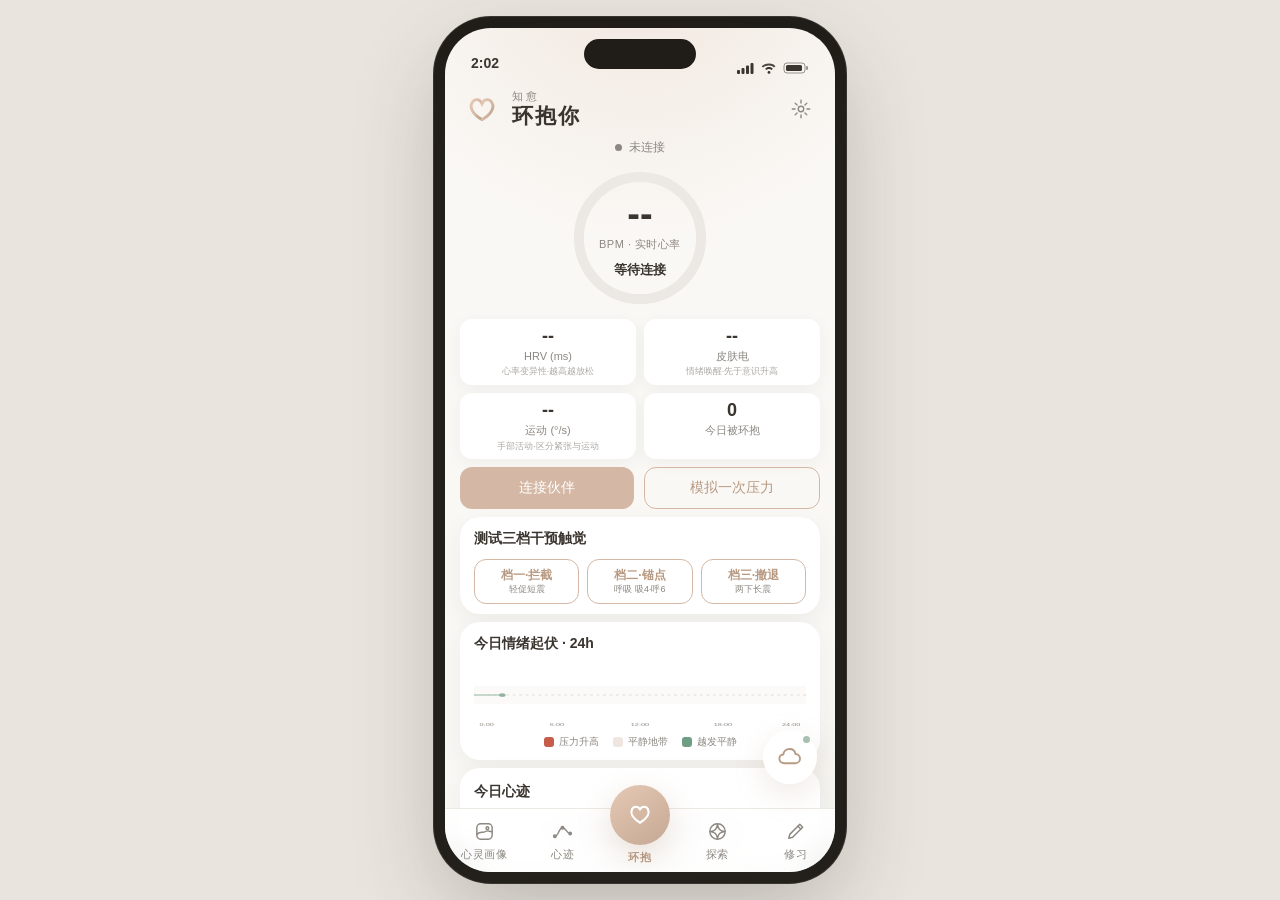
<file: webapp/index.html>
<!DOCTYPE html>
<html lang="zh-CN">
<head>
  <meta charset="UTF-8" />
  <meta name="viewport" content="width=device-width, initial-scale=1, maximum-scale=1, user-scalable=no" />
  <title>知愈·Ring 环抱你</title>
  <link rel="stylesheet" href="lib/tokens.css" />
  <style>
    /* ── 桌面/投屏：把 app 框进一台手机；真机打开自动全屏 ── */
    body{ background:#E9E4DE; display:flex; align-items:center; justify-content:center; min-height:100vh; }
    .device{
      position:relative;
      width:390px; height:844px; margin:20px auto; flex:none;
      border-radius:46px; overflow:hidden;
      background:
        radial-gradient(120% 55% at 50% -8%, rgba(232,214,199,.5), transparent 60%),
        radial-gradient(90% 45% at 100% 102%, rgba(168,192,176,.12), transparent 55%),
        var(--bg);
      box-shadow:0 34px 90px rgba(58,53,47,.28), 0 0 0 11px #201d19, 0 0 0 12px #3a352f;
      transform:translateZ(0);   /* 让内部 fixed 元素相对手机框定位 */
    }
    /* 顶部灵动岛/刘海 */
    .device .notch{ position:absolute; top:11px; left:50%; transform:translateX(-50%);
      width:112px; height:30px; background:#201d19; border-radius:18px; z-index:50; }
    /* demo 状态栏 */
    .statusbar{ position:absolute; top:0; left:0; right:0; height:52px; z-index:45;
      display:flex; align-items:flex-end; justify-content:space-between;
      padding:0 26px 6px; font-size:14px; font-weight:600; color:var(--ink);
      font-variant-numeric:tabular-nums; pointer-events:none; }
    .statusbar .sb-right{ display:flex; align-items:center; gap:6px; }
    .statusbar .sb-right svg{ display:block; }
    .screen{ position:absolute; inset:0; padding-top:52px; overflow-y:auto; -webkit-overflow-scrolling:touch; }
    .screen::-webkit-scrollbar{ display:none; }

    @media (max-width:480px){
      body{ background:var(--bg); display:block; }
      .device{ width:100%; height:100dvh; height:100vh; margin:0; border-radius:0; box-shadow:none; }
      .device .notch{ display:none; }
      .statusbar{ display:none; }
      .screen{ padding-top:0; }
    }

    #app { margin: 0 auto; min-height: 100%; padding: 6px 15px 96px; } /* 底部留白需盖过凸起的环抱 FAB(tabbar64+上探24) */

    /* 固定单屏页（如心灵画像）：不滚动，内容按可用高度自适应 */
    .screen.no-scroll{ overflow:hidden; }
    /* 底部多留出凸起主按钮的高度，避免内容被环抱按钮挡住 */
    #app.fixed-page{ height:100%; display:flex; flex-direction:column; padding-bottom:92px; }
    #app.fixed-page #view{ flex:1; min-height:0; display:flex; flex-direction:column; }

    /* ── 顶栏 ── */
    .topbar { display:flex; align-items:center; gap:10px; padding: 4px 2px 10px; }
    .topbar .mark { width:40px; height:36px; display:block; flex:none; }
    .topbar .brand { display:flex; flex-direction:column; line-height:1.15; }
    .topbar .brand .mother { font-size:11px; color:var(--sub); letter-spacing:3px; font-weight:500; }
    .topbar .brand h1 { font-family:var(--font-serif); font-size:21px; margin:1px 0 0; font-weight:600; letter-spacing:2px; color:var(--ink); }
    .topbar .gear { margin-left:auto; background:transparent; color:var(--sub); padding:6px; display:flex; }

    /* ── 底部导航：5 tab，环抱居中凸起 ── */
    .tabbar {
      position:absolute; left:0; right:0; bottom:0; height:64px;
      background:rgba(255,255,255,.86); backdrop-filter:blur(14px);
      border-top:1px solid var(--line);
      display:flex; align-items:stretch; z-index:30;
      padding-bottom: env(safe-area-inset-bottom, 0);
    }
    .tabbar .tab {
      flex:1; background:transparent; color:var(--sub); border-radius:0;
      font-size:11px; letter-spacing:.5px;
      display:flex; flex-direction:column; align-items:center; justify-content:center; gap:4px;
      padding:8px 0; transition:color .25s var(--ease-calm);
    }
    .tabbar .tab svg { width:23px; height:23px; stroke:currentColor; fill:none;
      stroke-width:1.5; stroke-linecap:round; stroke-linejoin:round; transition:transform .25s var(--ease-calm); }
    .tabbar .tab.active { color:var(--accent-deep); }
    .tabbar .tab.active svg { transform:translateY(-1px); }

    /* 环抱中心凸起主按钮 */
    .tabbar .tab-center { flex:0 0 76px; position:relative; overflow:visible; }
    .tabbar .tab-center .fab {
      position:absolute; top:-24px; left:50%; transform:translateX(-50%);
      width:60px; height:60px; border-radius:50%;
      background:linear-gradient(145deg,#E6C9B4,#C4A893);
      box-shadow:var(--shadow-lift);
      display:flex; align-items:center; justify-content:center;
      transition:transform .2s var(--ease-calm);
    }
    .tabbar .tab-center .fab svg { width:30px; height:30px; stroke:#fff; stroke-width:1.7; }
    .tabbar .tab-center:active .fab { transform:translateX(-50%) scale(.94); }
    .tabbar .tab-center .clabel { position:absolute; bottom:7px; left:0; right:0; text-align:center;
      font-size:11px; letter-spacing:1px; color:var(--accent-deep); font-weight:600; }
    .tabbar .tab-center.active .fab { box-shadow:0 12px 32px rgba(184,154,131,.32); }

    /* ── 小知浮窗（环抱主页悬浮）── */
    #xiaozhiFab {
      position:absolute; right:18px; bottom:88px; z-index:35;
      width:54px; height:54px; border-radius:50%;
      background:rgba(255,255,255,.92); backdrop-filter:blur(10px);
      box-shadow:var(--shadow-lift); padding:0;
      display:none; align-items:center; justify-content:center;
    }
    #xiaozhiFab svg { width:30px; height:30px; }
    #xiaozhiFab .tip { position:absolute; right:64px; white-space:nowrap;
      background:var(--ink); color:#fff; font-size:12px; padding:5px 10px; border-radius:12px;
      opacity:0; transform:translateX(6px); transition:.25s var(--ease-calm); pointer-events:none; }
    #xiaozhiFab .breathe-dot { position:absolute; top:6px; right:7px; width:7px; height:7px;
      border-radius:50%; background:var(--calm); animation:haloPulse 4s var(--ease-calm) infinite; }

    /* ── 小知整页沉浸对话 ── */
    #app.immersive-page { height:100%; padding:0; display:flex; flex-direction:column; }
    #app.immersive-page #view { flex:1; min-height:0; display:flex; flex-direction:column; }

    .placeholder { text-align:center; color:var(--sub); padding:60px 20px; }
    .placeholder .em { font-size:40px; }

    dialog.settings { border:none; border-radius:var(--radius); padding:22px; width:300px; box-shadow:var(--shadow); }
    dialog.settings input { width:100%; padding:10px; margin:6px 0 14px; border:1px solid var(--line); border-radius:10px; font-size:14px; }
    dialog.settings label { font-size:13px; color:var(--sub); }
    dialog.settings h3 { margin:0 0 14px; }
  </style>
</head>
<body>
  <!-- ── 内联 SVG 图标库（细线描边，currentColor 染色）── -->
  <svg width="0" height="0" style="position:absolute" aria-hidden="true">
    <defs>
      <!-- 环抱：双臂环抱成心 -->
      <symbol id="ic-huanbao" viewBox="0 0 24 24">
        <path d="M12 19 C 6.5 15.5, 4 11.5, 5.6 8.2 C 6.9 5.5, 10.6 5.6, 12 8.4 C 13.4 5.6, 17.1 5.5, 18.4 8.2 C 20 11.5, 17.5 15.5, 12 19 Z"/>
      </symbol>
      <!-- 心灵画像：画框里的柔和抽象 -->
      <symbol id="ic-portrait" viewBox="0 0 24 24">
        <rect x="4" y="4" width="16" height="16" rx="4"/>
        <path d="M4 15 C 8 11, 10 14, 13 12 C 16 10, 18 13, 20 12"/>
        <circle cx="15" cy="8.5" r="1.4"/>
      </symbol>
      <!-- 心迹：轨迹曲线 + 节点 -->
      <symbol id="ic-growth" viewBox="0 0 24 24">
        <path d="M4 17 C 8 17, 8 8, 12 8 C 16 8, 16 14, 20 14"/>
        <circle cx="4" cy="17" r="1.3"/>
        <circle cx="12" cy="8" r="1.3"/>
        <circle cx="20" cy="14" r="1.3"/>
      </symbol>
      <!-- 探索：指南针/星 -->
      <symbol id="ic-tests" viewBox="0 0 24 24">
        <circle cx="12" cy="12" r="8"/>
        <path d="M12 4.5 C 12.8 9.5, 14.5 11.2, 19.5 12 C 14.5 12.8, 12.8 14.5, 12 19.5 C 11.2 14.5, 9.5 12.8, 4.5 12 C 9.5 11.2, 11.2 9.5, 12 4.5 Z"/>
      </symbol>
      <!-- 修习：柔和笔 -->
      <symbol id="ic-training" viewBox="0 0 24 24">
        <path d="M16.5 4.5 L 19.5 7.5 L 9 18 L 5 19 L 6 15 Z"/>
        <path d="M14.5 6.5 L 17.5 9.5"/>
      </symbol>
      <!-- 小知：柔和云 + 一点光 -->
      <symbol id="ic-xiaozhi" viewBox="0 0 24 24">
        <path d="M7.5 17 C 5 17, 3.5 15.2, 3.5 13.2 C 3.5 11.3, 5 10, 6.7 10 C 6.9 7.4, 9 5.6, 11.6 5.6 C 14 5.6, 16 7.2, 16.4 9.6 C 18.4 9.7, 20 11.2, 20 13.3 C 20 15.4, 18.3 17, 16 17 Z"/>
      </symbol>
    </defs>
  </svg>

  <div class="device">
    <div class="notch"></div>
    <div class="statusbar">
      <span id="sbTime">9:41</span>
      <span class="sb-right">
        <svg width="18" height="11" viewBox="0 0 18 11" fill="currentColor"><rect x="0" y="7" width="3" height="4" rx="1"/><rect x="4.5" y="5" width="3" height="6" rx="1"/><rect x="9" y="2.5" width="3" height="8.5" rx="1"/><rect x="13.5" y="0" width="3" height="11" rx="1"/></svg>
        <svg width="16" height="11" viewBox="0 0 16 11" fill="currentColor"><path d="M8 2.4c2 0 3.8.8 5.1 2.1l1.3-1.3C13.7 1.5 11 .4 8 .4S2.3 1.5.6 3.2l1.3 1.3C3.2 3.2 6 2.4 8 2.4z" opacity=".9"/><path d="M8 6c1 0 1.9.4 2.6 1.1l1.3-1.3C10.8 4.7 9.5 4.1 8 4.1s-2.8.6-3.9 1.7l1.3 1.3C6.1 6.4 7 6 8 6z"/><circle cx="8" cy="9.4" r="1.4"/></svg>
        <svg width="26" height="12" viewBox="0 0 26 12" fill="none"><rect x="1" y="1" width="21" height="10" rx="3" stroke="currentColor" opacity=".5"/><rect x="3" y="3" width="16" height="6" rx="1.5" fill="currentColor"/><rect x="23" y="4" width="2" height="4" rx="1" fill="currentColor" opacity=".5"/></svg>
      </span>
    </div>
    <div class="screen">
  <div id="app">
    <div class="topbar">
      <img class="mark" src="assets/huanbao-mark.svg" alt="环抱你" />
      <div class="brand">
        <span class="mother">知愈</span>
        <h1>环抱你</h1>
      </div>
      <button class="gear" onclick="openSettings()" aria-label="设置">
        <svg width="22" height="22" viewBox="0 0 24 24" fill="none" stroke="currentColor" stroke-width="1.5" stroke-linecap="round" stroke-linejoin="round"><circle cx="12" cy="12" r="3"/><path d="M12 2.5v3M12 18.5v3M21.5 12h-3M5.5 12h-3M18.4 5.6l-2.1 2.1M7.7 16.3l-2.1 2.1M18.4 18.4l-2.1-2.1M7.7 7.7 5.6 5.6"/></svg>
      </button>
    </div>
    <main id="view"></main>
  </div>
    </div><!-- /.screen -->

  <!-- 小知浮窗（仅环抱主页显示） -->
  <button id="xiaozhiFab" onclick="location.hash='chat'" aria-label="和小知聊聊">
    <span class="breathe-dot"></span>
    <svg viewBox="0 0 24 24" stroke="var(--accent-deep)" fill="none" stroke-width="1.5" stroke-linecap="round" stroke-linejoin="round"><use href="#ic-xiaozhi"/></svg>
    <span class="tip">和小知聊聊</span>
  </button>

  <!-- 底部导航 -->
  <nav class="tabbar" id="tabbar"></nav>
  </div><!-- /.device -->

  <dialog class="settings" id="settingsDlg">
    <h3>设置</h3>
    <label>官方 API Base URL</label>
    <input id="setBase" placeholder="https://.../v1" />
    <label>API Key</label>
    <input id="setKey" placeholder="sk-..." />
    <label><input type="checkbox" id="setMock" style="width:auto;margin-right:6px" />使用 mock 假数据（无伙伴时开发/演示）</label>
    <div style="display:flex;gap:8px;margin-top:14px">
      <button class="ghost" style="flex:1" onclick="settingsDlg.close()">取消</button>
      <button style="flex:1" onclick="saveSettings()">保存</button>
    </div>
  </dialog>

  <!-- 共享契约层 -->
  <script src="lib/markdown.js"></script>
  <script src="lib/knowledge.js"></script>
  <script src="lib/store.js"></script>
  <script src="lib/ai.js"></script>
  <script src="lib/emotions.js"></script>
  <script src="lib/audiostore.js"></script>
  <script src="lib/tts.js"></script>
  <script src="lib/imagestore.js"></script>
  <script src="lib/mock.js"></script>
  <script src="lib/ble.js"></script>

  <!-- 页面模块：每个由一个 agent 独立实现，注册到 window.Pages[name] = { render(el) } -->
  <script>window.Pages = window.Pages || {};</script>
  <script src="pages/realtime.js"></script>
  <script src="pages/portrait.js"></script>
  <script src="pages/growth.js"></script>
  <script src="pages/chat.js"></script>
  <script src="pages/tests.js"></script>
  <script src="pages/training.js"></script>

  <script>
    // 全局伙伴实例（默认 mock；硬件通了在设置里关掉 mock 并启用 BleRing）
    const USE_MOCK = (Store.getSettings().useMock !== false);
    window.ring = USE_MOCK ? new MockRing() : (window.BleRing ? new BleRing() : new MockRing());

    // AI 从设置读取配置
    AI.loadFromStore();

    // demo 状态栏时钟
    (function tickClock(){
      const t = document.getElementById('sbTime');
      if (t) { const d = new Date(); t.textContent = d.getHours() + ':' + String(d.getMinutes()).padStart(2,'0'); }
      setTimeout(tickClock, 30000);
    })();

    // ---- 底部 5 tab（环抱居中凸起；小知不占 tab，走浮窗）----
    const TABS = [
      { key:'portrait', label:'心灵画像', icon:'ic-portrait' },
      { key:'growth',   label:'心迹',     icon:'ic-growth' },
      { key:'realtime', label:'环抱',     icon:'ic-huanbao', center:true },
      { key:'tests',    label:'探索',     icon:'ic-tests' },
      { key:'training', label:'修习',     icon:'ic-training' },
    ];
    const tabbar = document.getElementById('tabbar');
    const view = document.getElementById('view');
    const xiaozhiFab = document.getElementById('xiaozhiFab');
    const appEl = document.getElementById('app');
    const screenEl = document.querySelector('.screen');
    // 固定单屏、不滚动的页面
    const FIXED_PAGES = ['portrait'];

    function svgIcon(id){ return `<svg viewBox="0 0 24 24"><use href="#${id}"/></svg>`; }

    function renderTabs(active) {
      tabbar.innerHTML = '';
      TABS.forEach(t => {
        const b = document.createElement('button');
        const on = (t.key === active);
        if (t.center) {
          b.className = 'tab tab-center' + (on ? ' active' : '');
          b.innerHTML = `<span class="fab">${svgIcon(t.icon)}</span><span class="clabel">${t.label}</span>`;
        } else {
          b.className = 'tab' + (on ? ' active' : '');
          b.innerHTML = `${svgIcon(t.icon)}<span>${t.label}</span>`;
        }
        b.onclick = () => { location.hash = t.key; };
        tabbar.appendChild(b);
      });
    }

    function route() {
      const key = (location.hash.replace('#','') || 'realtime');
      // 小知：整页沉浸对话（隐藏顶栏/底栏，带返回）
      const immersive = (key === 'chat');
      document.querySelector('.topbar').style.display = immersive ? 'none' : '';
      tabbar.style.display = immersive ? 'none' : '';
      appEl.classList.toggle('immersive-page', immersive);

      renderTabs(key);
      // 小知浮窗只在环抱主页出现
      xiaozhiFab.style.display = (key === 'realtime') ? 'flex' : 'none';
      // 固定单屏页：整页不滚动，内容自适应可用高度
      const fixed = FIXED_PAGES.includes(key);
      screenEl.classList.toggle('no-scroll', fixed || immersive);
      appEl.classList.toggle('fixed-page', fixed);
      view.innerHTML = '';
      const page = window.Pages[key];
      if (page && typeof page.render === 'function') {
        try { page.render(view); }
        catch (e) { view.innerHTML = `<div class="placeholder"><div class="em">⚠️</div>${key} 渲染出错：${e.message}</div>`; }
      } else {
        const label = (TABS.find(t=>t.key===key)||{}).label || key;
        view.innerHTML = `<div class="placeholder"><div class="em">🌱</div>「${label}」模块待开发<br><small class="muted">由对应 agent 实现 pages/${key}.js</small></div>`;
      }
    }
    window.addEventListener('hashchange', route);
    window.addEventListener('DOMContentLoaded', route);
    route();

    // ---- 小知：整页对话（从浮窗进入，返回回环抱）----
    function openChat() { location.hash = 'chat'; }
    function closeChat() { location.hash = 'realtime'; }
    window.openChat = openChat;
    window.closeChat = closeChat;

    // ---- 敲伙伴 → 任意页面直接唤起小知并开录（全局只挂一次）----
    // 已在小知页时：交给 chat.js 自己 toggle（那边同样有去抖），这里不管。
    // 不在小知页时：写入自动开录标记 → 跳转 #chat，chat.js 落地后消费标记自动开录。
    let _navGestureAt = 0;
    window.addEventListener('ring:gesture', (e) => {
      const s = ((e.detail && e.detail.gesture) || '').toUpperCase();
      if (s.indexOf('TAP') < 0) return;
      const key = (location.hash.replace('#', '') || 'realtime');
      if (key === 'chat') return; // 已在小知页 → chat.js 负责
      const now = Date.now();
      if (now - _navGestureAt < 800) return; // 去抖，避免连击重复跳转
      _navGestureAt = now;
      try { sessionStorage.setItem('hbn.ring.autorecord', '1'); } catch (_) {}
      location.hash = 'chat';
    });

    // ---- 无真伙伴时的「模拟敲两下」：双击屏幕 / 双指点击 → 派发 ring:gesture(DBLTAP) ----
    // 现场用手机演示「敲伙伴唤起小知」的亮点，不接硬件也能跑；真伙伴到位后此路径不影响它。
    // 忽略输入框/按钮/链接上的双击，避免误触打断正常操作。
    (function wireTapSimulation() {
      const IGNORE = /^(BUTTON|A|INPUT|TEXTAREA|SELECT|LABEL)$/;
      const fire = () => window.dispatchEvent(
        new CustomEvent('ring:gesture', { detail: { gesture: 'DBLTAP', source: 'sim' } })
      );
      const fromUI = (t) => {
        while (t && t !== document.body) {
          if (t.nodeType === 1 && (IGNORE.test(t.tagName) || t.isContentEditable)) return true;
          t = t.parentNode;
        }
        return false;
      };
      // 桌面/手机通用：原生 dblclick（浏览器已按系统阈值判定「快速两下」）
      document.addEventListener('dblclick', (e) => { if (!fromUI(e.target)) fire(); });
      // 手机双指点击（two-finger tap）：一次 touchstart 出现两个触点即视为「敲伙伴」
      document.addEventListener('touchstart', (e) => {
        if (e.touches && e.touches.length === 2 && !fromUI(e.target)) fire();
      }, { passive: true });
    })();

    // ---- 设置弹窗 ----
    const settingsDlg = document.getElementById('settingsDlg');
    function openSettings() {
      const s = Store.getSettings();
      setBase.value = s.apiBaseUrl || '';
      setKey.value = s.apiKey || '';
      setMock.checked = (s.useMock !== false);
      settingsDlg.showModal();
    }
    function saveSettings() {
      Store.setSettings({ apiBaseUrl: setBase.value.trim(), apiKey: setKey.value.trim(), useMock: setMock.checked });
      AI.loadFromStore();
      settingsDlg.close();
      alert('已保存。刷新页面生效（切换 mock/真伙伴需刷新）。');
    }
  </script>
</body>
</html>
</file>
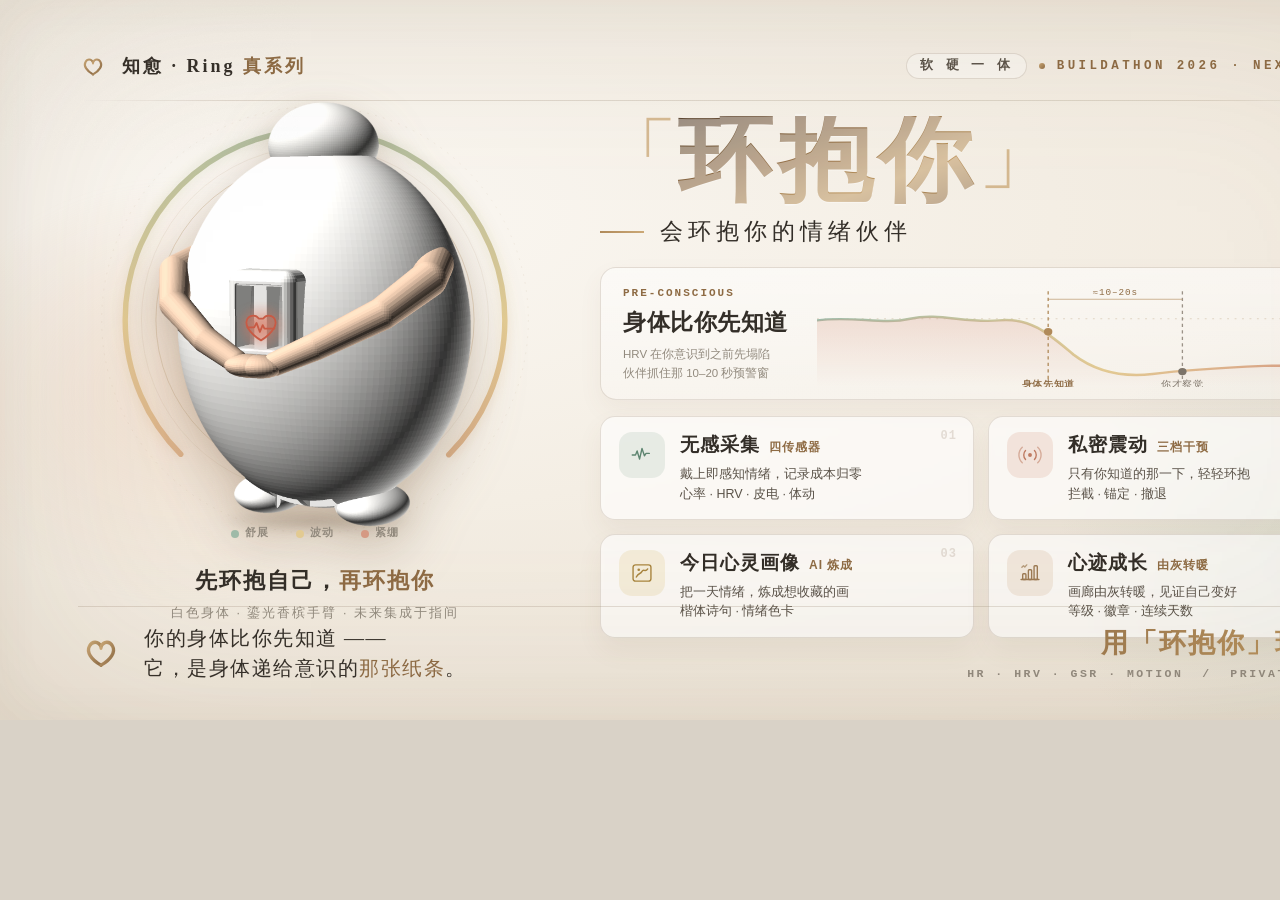
<file: poster/poster.html>
<!DOCTYPE html>
<html lang="zh-CN">
<head>
<meta charset="UTF-8">
<title>环抱你 · 海报</title>
<style>
  :root{
    --paper:#F6F1E9; --paper2:#EFE7DB; --cream:#FAF7F2;
    --ink:#332E28; --ink2:#5A5248; --sub:#928A7E;
    --gold:#B08A5A; --gold-lt:#CBA876; --gold-dk:#8E6B44;
    --champ:#D9BFA7; --silk:#E7C6AC;
    --calm:#9FBBA9; --mid:#E3CB93; --high:#D69A84;
    --line:rgba(140,120,95,.22);
    --card:rgba(255,255,255,.62);
  }
  *{margin:0;padding:0;box-sizing:border-box;-webkit-font-smoothing:antialiased;}
  html,body{background:#d9d2c7;}
  .poster{
    position:relative; width:1440px; height:720px; overflow:hidden;
    font-family:"PingFang SC","Hiragino Sans GB",sans-serif;
    color:var(--ink);
    background:
      radial-gradient(120% 90% at 18% 30%, #FBF8F3 0%, #F4EEE4 46%, #ECE2D4 100%),
      linear-gradient(180deg,#F7F2EA,#EFE6D9);
  }
  /* warm blush glow behind the hero */
  .glow-l{position:absolute;left:-140px;top:60px;width:820px;height:720px;
    background:radial-gradient(46% 42% at 40% 46%, rgba(231,198,172,.42), rgba(231,198,172,0) 70%);
    filter:blur(6px);pointer-events:none;}
  .glow-r{position:absolute;right:-160px;bottom:-160px;width:640px;height:640px;
    background:radial-gradient(50% 50% at 50% 50%, rgba(159,187,169,.20), rgba(159,187,169,0) 70%);
    pointer-events:none;}
  /* paper grain */
  .grain{position:absolute;inset:0;pointer-events:none;opacity:.5;mix-blend-mode:multiply;}
  .vign{position:absolute;inset:0;pointer-events:none;
    box-shadow:inset 0 0 220px rgba(120,98,70,.14), inset 0 0 60px rgba(120,98,70,.06);}

  /* ---------- top bar ---------- */
  .top{position:absolute;left:78px;right:78px;top:44px;height:44px;
    display:flex;align-items:center;justify-content:space-between;}
  .brand{display:flex;align-items:center;gap:14px;}
  .brand .name{font-family:"Songti SC",serif;font-weight:700;font-size:18px;
    letter-spacing:3px;color:var(--ink);}
  .brand .name b{color:var(--gold-dk);font-weight:700;}
  .kick{font:600 12.5px/1 "SF Mono","Menlo",monospace;letter-spacing:3.4px;
    color:var(--gold-dk);display:flex;align-items:center;gap:12px;}
  .kick .dot{width:6px;height:6px;border-radius:50%;
    background:linear-gradient(135deg,var(--gold-lt),var(--gold-dk));}
  .kick .tag{padding:6px 13px;border:1px solid var(--line);border-radius:20px;
    color:var(--ink2);letter-spacing:2.6px;background:rgba(255,255,255,.4);}
  .rule{position:absolute;left:78px;right:78px;top:100px;height:1px;
    background:linear-gradient(90deg,transparent,var(--line) 12%,var(--line) 88%,transparent);}

  /* ---------- middle grid ---------- */
  .mid{position:absolute;left:78px;right:78px;top:114px;height:484px;
    display:grid;grid-template-columns:474px 1fr;column-gap:48px;}

  /* stage */
  .stage{position:relative;}
  .ring-wrap{position:absolute;left:50%;top:206px;transform:translate(-50%,-50%);
    width:452px;height:452px;}
  .hero{position:absolute;left:50%;top:200px;transform:translate(-50%,-50%);
    width:322px;filter:drop-shadow(0 24px 28px rgba(120,92,62,.24))
                     drop-shadow(0 9px 11px rgba(120,92,62,.14));}
  .shadow{position:absolute;left:50%;top:388px;transform:translate(-50%,0);
    width:262px;height:38px;border-radius:50%;
    background:radial-gradient(50% 50% at 50% 50%, rgba(90,70,48,.26), rgba(90,70,48,0) 72%);
    filter:blur(3px);}
  .heart-glow{position:absolute;left:147px;top:176px;width:74px;height:74px;
    background:radial-gradient(50% 50% at 50% 50%, rgba(214,120,96,.5), rgba(214,120,96,0) 70%);
    filter:blur(2px);pointer-events:none;}
  .heart-ico{position:absolute;left:165px;top:196px;width:36px;height:36px;
    filter:drop-shadow(0 0 6px rgba(214,120,96,.6));pointer-events:none;}
  .stage-cap{position:absolute;left:0;right:0;top:452px;text-align:center;}
  .stage-cap .t{font-family:"Songti SC",serif;font-size:22px;letter-spacing:2px;
    color:var(--ink);font-weight:700;}
  .stage-cap .t b{color:var(--gold-dk);}
  .stage-cap .s{margin-top:9px;font-size:12.5px;letter-spacing:2px;color:var(--sub);}
  .scale-tags{position:absolute;left:0;right:0;top:414px;
    display:flex;justify-content:center;gap:26px;font:600 11px/1 "SF Mono","Menlo",monospace;
    letter-spacing:1.5px;color:var(--sub);}
  .scale-tags i{font-style:normal;display:inline-flex;align-items:center;gap:6px;}
  .scale-tags .d{width:8px;height:8px;border-radius:50%;}

  /* ---------- right column ---------- */
  .content{position:relative;padding-top:2px;}
  .h-brackets{font-family:"Songti SC",serif;}
  .headline{position:relative;display:flex;align-items:flex-start;}
  .headline .zh{font-family:"Songti SC","STSong",serif;font-weight:900;
    font-size:94px;line-height:.94;letter-spacing:6px;
    background:linear-gradient(160deg,#5A4632 0%,#8E6B44 38%,#C09A63 72%,#8E6B44 100%);
    -webkit-background-clip:text;background-clip:text;color:transparent;
    text-shadow:0 1px 0 rgba(255,255,255,.4);}
  .headline .br{font-family:"Songti SC",serif;font-weight:400;font-size:78px;
    line-height:1;color:var(--gold-lt);opacity:.75;}
  .subhead{margin-top:12px;display:flex;align-items:center;gap:16px;}
  .subhead .bar{width:44px;height:2px;background:linear-gradient(90deg,var(--gold),var(--gold-lt));}
  .subhead .t{font-size:23px;letter-spacing:5px;color:var(--ink);font-weight:500;}

  /* science strip */
  .sci{margin-top:20px;position:relative;padding:15px 22px 12px;
    background:linear-gradient(180deg,rgba(255,255,255,.55),rgba(255,255,255,.30));
    border:1px solid var(--line);border-radius:16px;
    box-shadow:0 10px 24px rgba(120,92,62,.06);display:flex;gap:22px;align-items:center;}
  .sci .lab{flex:0 0 auto;width:172px;}
  .sci .lab .k{font:700 11px/1 "SF Mono","Menlo",monospace;letter-spacing:2px;color:var(--gold-dk);}
  .sci .lab .h{font-family:"Songti SC",serif;font-weight:700;font-size:23px;
    letter-spacing:0.5px;color:var(--ink);margin-top:8px;white-space:nowrap;}
  .sci .lab .p{font-size:11.5px;line-height:1.6;color:var(--sub);margin-top:7px;}
  .sci .chart{flex:1;height:104px;}

  /* feature grid */
  .grid{margin-top:16px;display:grid;grid-template-columns:1fr 1fr;
    grid-template-rows:1fr 1fr;gap:14px;}
  .fcard{position:relative;padding:15px 18px;border-radius:15px;
    background:var(--card);border:1px solid var(--line);
    box-shadow:0 12px 26px rgba(120,92,62,.07);
    display:flex;gap:15px;align-items:flex-start;backdrop-filter:blur(2px);}
  .fcard .chip{flex:0 0 auto;width:46px;height:46px;border-radius:13px;
    display:flex;align-items:center;justify-content:center;}
  .fcard .tx .tt{display:flex;align-items:baseline;gap:9px;}
  .fcard .tx .tt b{font-size:19px;font-weight:600;letter-spacing:1px;color:var(--ink);}
  .fcard .tx .tt span{font-size:12px;letter-spacing:1px;color:var(--gold-dk);font-weight:600;}
  .fcard .tx .dd{margin-top:7px;font-size:12.5px;line-height:1.55;color:var(--ink2);}
  .fcard .no{position:absolute;right:16px;top:13px;
    font:700 12px/1 "SF Mono","Menlo",monospace;color:var(--line);letter-spacing:1px;}

  /* ---------- bottom band ---------- */
  .foot{position:absolute;left:78px;right:78px;bottom:40px;height:74px;
    border-top:1px solid var(--line);padding-top:18px;
    display:flex;align-items:center;justify-content:space-between;}
  .foot .left{display:flex;align-items:center;gap:20px;}
  .foot .mk{width:46px;height:42px;flex:0 0 auto;}
  .foot .poem{font-family:"STKaiti","Kaiti SC",serif;font-size:20px;
    letter-spacing:1.5px;color:var(--ink);line-height:1.5;}
  .foot .poem b{color:var(--gold-dk);font-weight:400;}
  .foot .right{text-align:right;}
  .foot .right .slogan{font-family:"Songti SC",serif;font-weight:700;font-size:27px;
    letter-spacing:2px;
    background:linear-gradient(120deg,#8E6B44,#C09A63);
    -webkit-background-clip:text;background-clip:text;color:transparent;}
  .foot .right .series{margin-top:7px;font:600 11.5px/1 "SF Mono","Menlo",monospace;
    letter-spacing:2.5px;color:var(--sub);}
</style>
</head>
<body>
<div class="poster" id="poster">

  <div class="glow-l"></div>
  <div class="glow-r"></div>

  <!-- ===== top bar ===== -->
  <div class="top">
    <div class="brand">
      <svg class="mk" width="30" height="27" viewBox="0 0 72 64">
        <defs><linearGradient id="g1" x1="0" y1="0" x2="1" y2="1">
          <stop offset="0" stop-color="#CBA876"/><stop offset="1" stop-color="#8E6B44"/>
        </linearGradient></defs>
        <g fill="none" stroke="url(#g1)" stroke-width="5.2" stroke-linecap="round">
          <path d="M36 51 C 20 42, 13 30, 18 21 C 22 13, 32 13, 36 22"/>
          <path d="M36 51 C 52 42, 59 30, 54 21 C 50 13, 40 13, 36 22"/>
        </g>
        <circle cx="36" cy="25" r="2.3" fill="#CBA876"/>
      </svg>
      <div class="name">知愈 · Ring <b>真系列</b></div>
    </div>
    <div class="kick">
      <span class="tag">软 硬 一 体</span>
      <span class="dot"></span>
      <span>BUILDATHON&nbsp;2026 · NEXT&nbsp;WORLD</span>
    </div>
  </div>
  <div class="rule"></div>

  <!-- ===== middle ===== -->
  <div class="mid">

    <!-- left stage -->
    <div class="stage">
      <svg class="ring-wrap" viewBox="0 0 500 500">
        <defs>
          <linearGradient id="pg" x1="0" y1="1" x2="1" y2="0">
            <stop offset="0" stop-color="#9FBBA9"/>
            <stop offset="0.5" stop-color="#E3CB93"/>
            <stop offset="1" stop-color="#D69A84"/>
          </linearGradient>
          <filter id="soft" x="-30%" y="-30%" width="160%" height="160%">
            <feGaussianBlur stdDeviation="5"/>
          </filter>
        </defs>
        <!-- faint embrace ripples -->
        <g fill="none" stroke="#B79C7E" opacity="0.14">
          <circle cx="250" cy="250" r="150" stroke-width="1"/>
          <circle cx="250" cy="250" r="192" stroke-width="1"/>
          <circle cx="250" cy="250" r="236" stroke-width="1" stroke-dasharray="2 7"/>
        </g>
        <!-- glow under gauge -->
        <circle cx="250" cy="250" r="210" fill="none" stroke="url(#pg)"
                stroke-width="14" opacity="0.16" filter="url(#soft)"
                stroke-dasharray="990 1320" transform="rotate(135 250 250)"/>
        <!-- three-color pressure gauge (270° sweep) -->
        <circle cx="250" cy="250" r="210" fill="none" stroke="url(#pg)"
                stroke-width="6" stroke-linecap="round"
                stroke-dasharray="990 1320" transform="rotate(135 250 250)"/>
        <!-- tick marks along the gauge -->
        <g stroke="#7A6B54" opacity="0.4">
          <!-- generated ticks -->
        </g>
        <!-- gentle inner hairline -->
        <circle cx="250" cy="250" r="176" fill="none" stroke="#C9B291" stroke-width="1" opacity="0.5"/>
      </svg>

      <div class="shadow"></div>
      <img class="hero" src="hero.png" alt="环抱你">
      <div class="heart-glow"></div>
      <svg class="heart-ico" viewBox="0 0 32 28" fill="none">
        <path d="M16 25C16 25 3 17.5 3 9.2 3 5.2 6 3 9.2 3c2.3 0 3.9 1.2 4.8 2.6h4C18.9 4.2 20.5 3 22.8 3 26 3 29 5.2 29 9.2 29 17.5 16 25 16 25Z"
              fill="rgba(214,120,96,0.28)" stroke="#C85A44" stroke-width="1.6" stroke-linejoin="round"/>
        <path d="M4 13.5h6l2-4 3 8 2.5-6 1.6 3H28" stroke="#C85A44" stroke-width="1.6"
              stroke-linecap="round" stroke-linejoin="round" fill="none"/>
      </svg>

      <div class="scale-tags">
        <i><span class="d" style="background:var(--calm)"></span>舒展</i>
        <i><span class="d" style="background:var(--mid)"></span>波动</i>
        <i><span class="d" style="background:var(--high)"></span>紧绷</i>
      </div>
      <div class="stage-cap">
        <div class="t">先环抱自己，<b>再环抱你</b></div>
        <div class="s">白色身体 · 鎏光香槟手臂 · 未来集成于指间</div>
      </div>
    </div>

    <!-- right content -->
    <div class="content">
      <div class="headline">
        <span class="br">「</span>
        <span class="zh">环抱你</span>
        <span class="br">」</span>
      </div>
      <div class="subhead">
        <span class="bar"></span>
        <span class="t">会环抱你的情绪伙伴</span>
      </div>

      <!-- science strip -->
      <div class="sci">
        <div class="lab">
          <div class="k">PRE-CONSCIOUS</div>
          <div class="h">身体比你先知道</div>
          <div class="p">HRV 在你意识到之前先塌陷<br>伙伴抓住那 10–20 秒预警窗</div>
        </div>
        <svg class="chart" viewBox="0 0 560 128" preserveAspectRatio="none">
          <defs>
            <linearGradient id="area" x1="0" y1="0" x2="0" y2="1">
              <stop offset="0" stop-color="#D69A84" stop-opacity="0.28"/>
              <stop offset="1" stop-color="#D69A84" stop-opacity="0"/>
            </linearGradient>
            <linearGradient id="stroke" x1="0" y1="0" x2="1" y2="0">
              <stop offset="0" stop-color="#9FBBA9"/>
              <stop offset="0.55" stop-color="#E3CB93"/>
              <stop offset="1" stop-color="#D69A84"/>
            </linearGradient>
          </defs>
          <!-- baseline grid -->
          <line x1="0" y1="44" x2="560" y2="44" stroke="#CBB79B" stroke-width="1" stroke-dasharray="2 6" opacity="0.6"/>
          <!-- HRV curve: steady, then collapses -->
          <path d="M0,46 C40,40 70,52 100,44 C130,36 160,50 195,46
                   C230,42 250,64 275,88 C300,110 330,116 360,112
                   C400,106 440,104 480,102 C510,101 540,102 560,101"
                fill="none" stroke="url(#stroke)" stroke-width="3" stroke-linecap="round"/>
          <path d="M0,46 C40,40 70,52 100,44 C130,36 160,50 195,46
                   C230,42 250,64 275,88 C300,110 330,116 360,112
                   C400,106 440,104 480,102 C510,101 540,102 560,101
                   L560,128 L0,128 Z" fill="url(#area)"/>
          <!-- marker 1: body knows -->
          <line x1="248" y1="10" x2="248" y2="118" stroke="#B08A5A" stroke-width="1.4" stroke-dasharray="4 4"/>
          <circle cx="248" cy="60" r="4.5" fill="#B08A5A"/>
          <!-- marker 2: you notice -->
          <line x1="392" y1="10" x2="392" y2="118" stroke="#9A9186" stroke-width="1.4" stroke-dasharray="4 4"/>
          <circle cx="392" cy="109" r="4.5" fill="#7C7368"/>
          <!-- gap brace -->
          <line x1="248" y1="20" x2="392" y2="20" stroke="#B08A5A" stroke-width="1" opacity="0.7"/>
          <text x="320" y="15" text-anchor="middle" font-family="SF Mono,Menlo,monospace" font-size="10" fill="#8E6B44" letter-spacing="1">≈10–20s</text>
          <text x="248" y="128" text-anchor="middle" font-family="PingFang SC" font-size="11" fill="#8E6B44" font-weight="700">身体先知道</text>
          <text x="392" y="128" text-anchor="middle" font-family="PingFang SC" font-size="11" fill="#7C7368">你才察觉</text>
        </svg>
      </div>

      <!-- feature grid -->
      <div class="grid">
        <div class="fcard">
          <span class="no">01</span>
          <div class="chip" style="background:rgba(159,187,169,.22)">
            <svg width="26" height="26" viewBox="0 0 32 32" fill="none" stroke="#5E8570" stroke-width="1.7" stroke-linecap="round" stroke-linejoin="round">
              <path d="M4 16h4l2-5 3 10 3-13 3 9 2-3h4"/>
            </svg>
          </div>
          <div class="tx">
            <div class="tt"><b>无感采集</b><span>四传感器</span></div>
            <div class="dd">戴上即感知情绪，记录成本归零<br>心率 · HRV · 皮电 · 体动</div>
          </div>
        </div>

        <div class="fcard">
          <span class="no">02</span>
          <div class="chip" style="background:rgba(214,154,132,.22)">
            <svg width="26" height="26" viewBox="0 0 32 32" fill="none" stroke="#BE7B62" stroke-width="1.7" stroke-linecap="round">
              <circle cx="16" cy="16" r="2.4" fill="#BE7B62" stroke="none"/>
              <path d="M10.5 10.5a8 8 0 000 11M21.5 10.5a8 8 0 010 11"/>
              <path d="M6.5 6.5a13 13 0 000 19M25.5 6.5a13 13 0 010 19" opacity="0.55"/>
            </svg>
          </div>
          <div class="tx">
            <div class="tt"><b>私密震动</b><span>三档干预</span></div>
            <div class="dd">只有你知道的那一下，轻轻环抱<br>拦截 · 锚定 · 撤退</div>
          </div>
        </div>

        <div class="fcard">
          <span class="no">03</span>
          <div class="chip" style="background:rgba(227,203,147,.28)">
            <svg width="26" height="26" viewBox="0 0 32 32" fill="none" stroke="#A9853F" stroke-width="1.7" stroke-linecap="round" stroke-linejoin="round">
              <rect x="5" y="6" width="22" height="20" rx="3"/>
              <path d="M9 21c3-6 5-3 7-7s4 2 7-3"/>
              <circle cx="12" cy="12" r="1.6" fill="#A9853F" stroke="none"/>
            </svg>
          </div>
          <div class="tx">
            <div class="tt"><b>今日心灵画像</b><span>AI 炼成</span></div>
            <div class="dd">把一天情绪，炼成想收藏的画<br>楷体诗句 · 情绪色卡</div>
          </div>
        </div>

        <div class="fcard">
          <span class="no">04</span>
          <div class="chip" style="background:rgba(217,191,167,.30)">
            <svg width="26" height="26" viewBox="0 0 32 32" fill="none" stroke="#9C7A54" stroke-width="1.7" stroke-linecap="round" stroke-linejoin="round">
              <path d="M5 24h22"/>
              <rect x="7" y="17" width="4" height="7" rx="1"/>
              <rect x="14" y="12" width="4" height="12" rx="1"/>
              <rect x="21" y="7" width="4" height="17" rx="1"/>
              <path d="M6 9l2-2 1.6 1.6L12 6" opacity="0.7"/>
            </svg>
          </div>
          <div class="tx">
            <div class="tt"><b>心迹成长</b><span>由灰转暖</span></div>
            <div class="dd">画廊由灰转暖，见证自己变好<br>等级 · 徽章 · 连续天数</div>
          </div>
        </div>
      </div>
    </div>
  </div>

  <!-- ===== bottom band ===== -->
  <div class="foot">
    <div class="left">
      <svg class="mk" width="46" height="42" viewBox="0 0 72 64">
        <g fill="none" stroke="url(#g1)" stroke-width="5.2" stroke-linecap="round">
          <path d="M36 51 C 20 42, 13 30, 18 21 C 22 13, 32 13, 36 22"/>
          <path d="M36 51 C 52 42, 59 30, 54 21 C 50 13, 40 13, 36 22"/>
        </g>
        <circle cx="36" cy="25" r="2.3" fill="#CBA876"/>
      </svg>
      <div class="poem">你的身体比你先知道 ——<br>它，是身体递给意识的<b>那张纸条</b>。</div>
    </div>
    <div class="right">
      <div class="slogan">用「环抱你」环抱你</div>
      <div class="series">HR · HRV · GSR · MOTION&nbsp;&nbsp;/&nbsp;&nbsp;PRIVATE&nbsp;HAPTIC</div>
    </div>
  </div>

  <svg class="grain"><filter id="n"><feTurbulence type="fractalNoise" baseFrequency="0.9" numOctaves="2" stitchTiles="stitch"/><feColorMatrix type="saturate" values="0"/></filter><rect width="100%" height="100%" filter="url(#n)" opacity="0.05"/></svg>
  <div class="vign"></div>
</div>
</body>
</html>
</file>
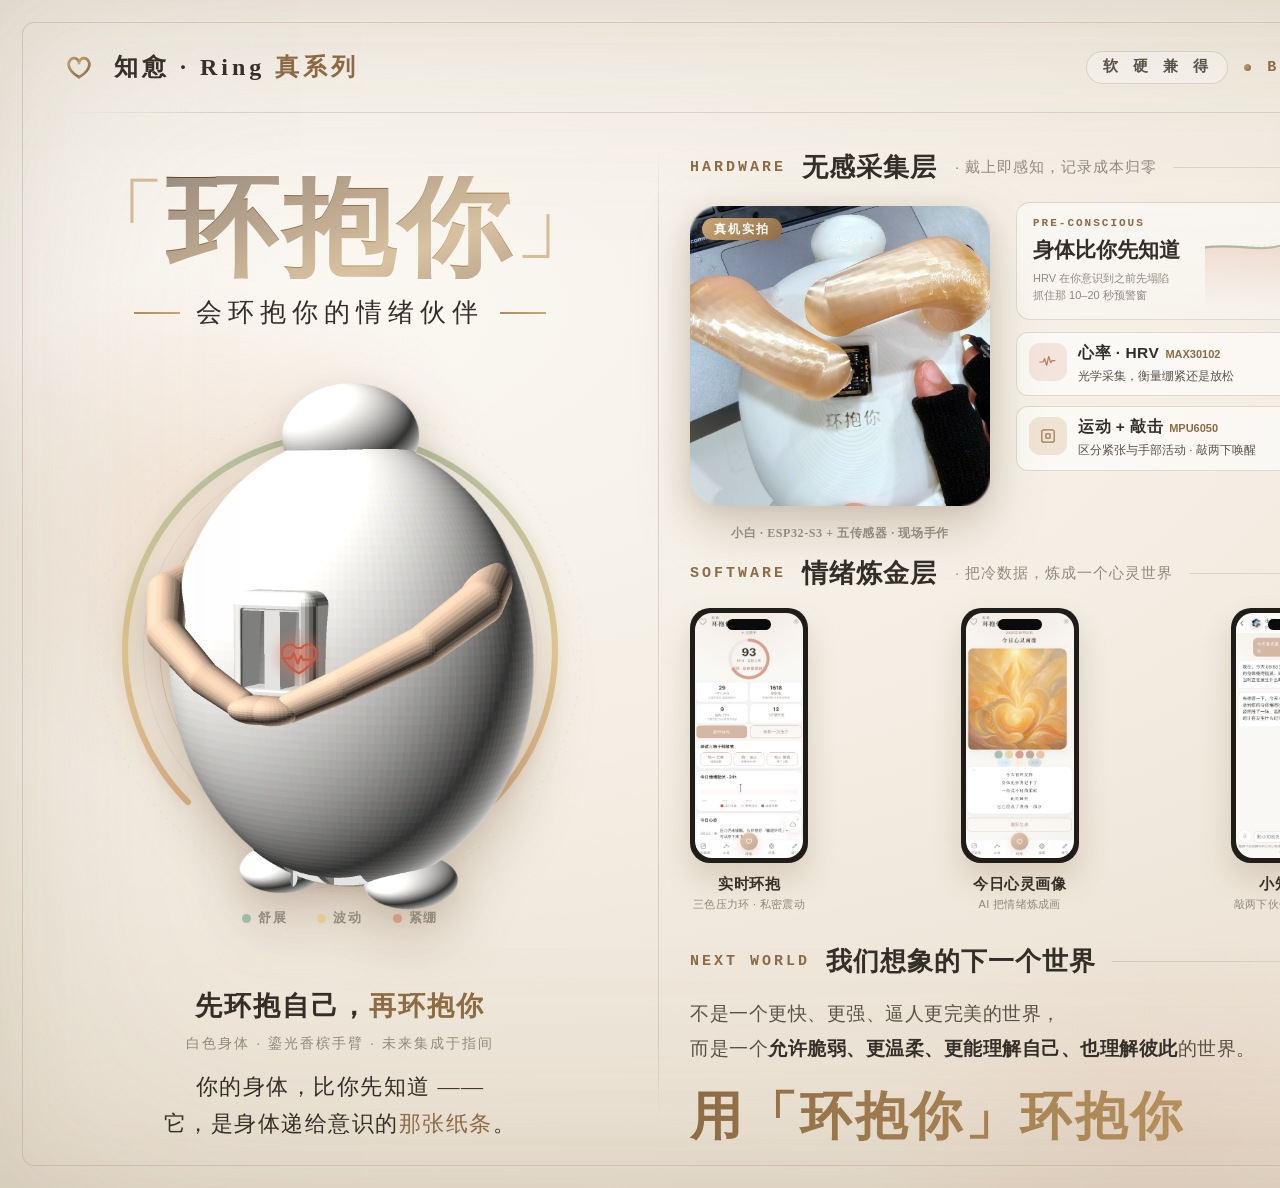
<file: poster/poster_wall.html>
<!DOCTYPE html>
<html lang="zh-CN">
<head>
<meta charset="UTF-8">
<title>环抱你 · 巨幅展位海报 (A1 / 8×A4)</title>
<style>
  :root{
    --paper:#F6F1E9; --paper2:#EFE7DB; --cream:#FAF7F2;
    --ink:#332E28; --ink2:#5A5248; --sub:#928A7E;
    --gold:#B08A5A; --gold-lt:#CBA876; --gold-dk:#8E6B44;
    --champ:#D9BFA7; --silk:#E7C6AC;
    --calm:#9FBBA9; --mid:#E3CB93; --high:#D69A84;
    --line:rgba(140,120,95,.24);
    --card:rgba(255,255,255,.60);
  }
  *{margin:0;padding:0;box-sizing:border-box;-webkit-font-smoothing:antialiased;}
  html,body{background:#d9d2c7;font-family:"PingFang SC","Hiragino Sans GB",sans-serif;}
  .wall{
    position:relative; width:1680px; height:1188px; overflow:hidden; color:var(--ink);
    background:
      radial-gradient(120% 80% at 16% 26%, #FBF8F3 0%, #F4EEE4 48%, #EAE0D1 100%),
      linear-gradient(180deg,#F7F2EA,#EEE4D6);
  }
  .glow-l{position:absolute;left:-160px;top:120px;width:900px;height:900px;
    background:radial-gradient(46% 42% at 42% 46%, rgba(231,198,172,.40), rgba(231,198,172,0) 70%);
    filter:blur(8px);pointer-events:none;}
  .glow-r{position:absolute;right:-200px;top:-120px;width:760px;height:760px;
    background:radial-gradient(50% 50% at 50% 50%, rgba(159,187,169,.16), rgba(159,187,169,0) 70%);pointer-events:none;}
  .glow-b{position:absolute;right:60px;bottom:-220px;width:900px;height:560px;
    background:radial-gradient(50% 50% at 50% 50%, rgba(214,154,132,.14), rgba(214,154,132,0) 70%);pointer-events:none;}
  .frame{position:absolute;inset:22px;border:1px solid var(--line);border-radius:12px;pointer-events:none;}
  .grain{position:absolute;inset:0;pointer-events:none;opacity:.5;mix-blend-mode:multiply;}
  .vign{position:absolute;inset:0;pointer-events:none;
    box-shadow:inset 0 0 320px rgba(120,98,70,.16), inset 0 0 90px rgba(120,98,70,.06);}
  .col-rule{position:absolute;top:150px;bottom:70px;width:1px;
    background:linear-gradient(180deg,transparent,var(--line) 8%,var(--line) 92%,transparent);}

  /* ===== top bar ===== */
  .top{position:absolute;left:60px;right:60px;top:44px;height:46px;display:flex;align-items:center;justify-content:space-between;}
  .brand{display:flex;align-items:center;gap:16px;}
  .brand .name{font-family:"Songti SC",serif;font-weight:700;font-size:24px;letter-spacing:4px;color:var(--ink);}
  .brand .name b{color:var(--gold-dk);}
  .kick{font:600 15px/1 "SF Mono","Menlo",monospace;letter-spacing:3.6px;color:var(--gold-dk);display:flex;align-items:center;gap:16px;}
  .kick .dot{width:7px;height:7px;border-radius:50%;background:linear-gradient(135deg,var(--gold-lt),var(--gold-dk));}
  .kick .tag{padding:8px 16px;border:1px solid var(--line);border-radius:22px;color:var(--ink2);letter-spacing:3px;background:rgba(255,255,255,.42);}
  .rule{position:absolute;left:60px;right:60px;top:112px;height:1px;
    background:linear-gradient(90deg,transparent,var(--line) 10%,var(--line) 90%,transparent);}

  /* ===== LEFT identity column ===== */
  .idc{position:absolute;left:60px;top:150px;width:560px;height:1010px;}
  .headline{position:relative;display:flex;align-items:flex-start;justify-content:center;margin-top:26px;white-space:nowrap;}
  .headline .zh{font-family:"Songti SC","STSong",serif;font-weight:900;font-size:112px;line-height:.92;letter-spacing:4px;
    background:linear-gradient(160deg,#5A4632 0%,#8E6B44 36%,#C09A63 72%,#8E6B44 100%);
    -webkit-background-clip:text;background-clip:text;color:transparent;text-shadow:0 1px 0 rgba(255,255,255,.4);}
  .headline .br{font-family:"Songti SC",serif;font-weight:400;font-size:88px;line-height:1.02;color:var(--gold-lt);opacity:.72;}
  .subhead{margin-top:16px;display:flex;align-items:center;justify-content:center;gap:16px;}
  .subhead .bar{width:46px;height:2px;background:linear-gradient(90deg,var(--gold),var(--gold-lt));}
  .subhead .t{font-size:26px;letter-spacing:6px;color:var(--ink);font-weight:500;}

  .stage{position:absolute;left:0;top:250px;width:560px;height:560px;}
  .ring-wrap{position:absolute;left:50%;top:250px;transform:translate(-50%,-50%);width:512px;height:512px;}
  .hero{position:absolute;left:50%;top:246px;transform:translate(-50%,-50%);width:400px;
    filter:drop-shadow(0 28px 30px rgba(120,92,62,.24)) drop-shadow(0 10px 12px rgba(120,92,62,.14));}
  .shadow{position:absolute;left:50%;top:456px;transform:translate(-50%,0);width:300px;height:44px;border-radius:50%;
    background:radial-gradient(50% 50% at 50% 50%, rgba(90,70,48,.26), rgba(90,70,48,0) 72%);filter:blur(4px);}
  .heart-glow{position:absolute;left:196px;top:214px;width:86px;height:86px;
    background:radial-gradient(50% 50% at 50% 50%, rgba(214,120,96,.5), rgba(214,120,96,0) 70%);filter:blur(3px);}
  .heart-ico{position:absolute;left:218px;top:238px;width:42px;height:42px;filter:drop-shadow(0 0 7px rgba(214,120,96,.6));}
  .scale-tags{position:absolute;left:0;right:0;top:512px;display:flex;justify-content:center;gap:30px;
    font:600 13px/1 "SF Mono","Menlo",monospace;letter-spacing:1.6px;color:var(--sub);}
  .scale-tags i{font-style:normal;display:inline-flex;align-items:center;gap:7px;}
  .scale-tags .d{width:9px;height:9px;border-radius:50%;}

  .idcap{position:absolute;left:0;right:0;top:838px;text-align:center;}
  .idcap .t{font-family:"Songti SC",serif;font-size:27px;letter-spacing:2px;color:var(--ink);font-weight:700;}
  .idcap .t b{color:var(--gold-dk);}
  .idcap .s{margin-top:11px;font-size:14px;letter-spacing:2px;color:var(--sub);}
  .idpoem{position:absolute;left:0;right:0;top:918px;text-align:center;
    font-family:"STKaiti","Kaiti SC",serif;font-size:22px;line-height:1.7;letter-spacing:1.5px;color:var(--ink);}
  .idpoem b{color:var(--gold-dk);font-weight:400;}

  /* ===== RIGHT stacked story ===== */
  .rc{position:absolute;left:690px;right:60px;top:150px;}
  .sect{display:flex;align-items:center;gap:16px;}
  .sect .k{font:700 15px/1 "SF Mono","Menlo",monospace;letter-spacing:3px;color:var(--gold-dk);}
  .sect .h{font-family:"Songti SC",serif;font-weight:700;font-size:26px;letter-spacing:1px;color:var(--ink);}
  .sect .cap{font-size:15px;color:var(--sub);letter-spacing:1px;margin-left:2px;}
  .sect .ln{flex:1;height:1px;background:linear-gradient(90deg,var(--line),transparent);}

  /* R1 hardware */
  .r1{position:absolute;left:690px;right:60px;top:150px;height:392px;}
  .r1 .body{position:absolute;left:0;top:52px;right:0;bottom:0;display:flex;gap:26px;}
  .r1 .exp{flex:0 0 300px;position:relative;}
  .r1 .exp img{position:absolute;left:0;top:4px;width:300px;height:300px;object-fit:cover;
    filter:drop-shadow(0 18px 26px rgba(120,92,62,.26)) drop-shadow(0 6px 10px rgba(120,92,62,.14));}
  .r1 .exp .badge{position:absolute;left:12px;top:16px;z-index:2;padding:5px 12px;border-radius:20px;
    font:700 12px/1 "PingFang SC";letter-spacing:2px;color:#fff;
    background:linear-gradient(135deg,var(--gold-lt),var(--gold-dk));box-shadow:0 4px 10px rgba(120,92,62,.28);}
  .r1 .exp .cap{position:absolute;left:0;bottom:0;width:300px;text-align:center;font:600 12px/1.3 "PingFang SC";letter-spacing:.6px;color:var(--sub);}
  .r1 .right{flex:1;display:flex;flex-direction:column;gap:12px;}
  .hrv{position:relative;background:linear-gradient(180deg,rgba(255,255,255,.55),rgba(255,255,255,.30));
    border:1px solid var(--line);border-radius:14px;padding:11px 16px;display:flex;gap:16px;align-items:center;height:118px;}
  .hrv .lab{flex:0 0 156px;}
  .hrv .lab .k{font:700 11px/1 "SF Mono",monospace;letter-spacing:2px;color:var(--gold-dk);}
  .hrv .lab .h{font-family:"Songti SC",serif;font-weight:700;font-size:21px;color:var(--ink);margin-top:7px;white-space:nowrap;}
  .hrv .lab .p{font-size:11px;line-height:1.55;color:var(--sub);margin-top:6px;}
  .hrv .chart{flex:1;height:96px;}
  .chips{display:grid;grid-template-columns:1fr 1fr;gap:10px;}
  .chip{display:flex;gap:11px;align-items:flex-start;background:var(--card);border:1px solid var(--line);
    border-radius:12px;padding:10px 12px;}
  .chip .ic{flex:0 0 auto;width:38px;height:38px;border-radius:11px;display:flex;align-items:center;justify-content:center;}
  .chip .tx .tt{font-size:15.5px;font-weight:600;color:var(--ink);letter-spacing:.5px;}
  .chip .tx .tt span{font-size:11px;color:var(--gold-dk);font-weight:600;margin-left:6px;letter-spacing:0;}
  .chip .tx .dd{font-size:11.5px;line-height:1.5;color:var(--ink2);margin-top:4px;}

  /* R2 software */
  .r2{position:absolute;left:690px;right:60px;top:556px;height:350px;}
  .apps{position:absolute;left:0;right:0;top:52px;display:flex;justify-content:space-between;gap:18px;}
  .phone{width:118px;}
  .phone .scr{position:relative;width:118px;height:255px;border-radius:20px;background:#201d19;
    padding:5px;box-shadow:0 16px 30px rgba(120,92,62,.20);}
  .phone .scr img{width:100%;height:100%;object-fit:cover;border-radius:17px;display:block;}
  .phone .nt{position:absolute;left:50%;top:11px;transform:translateX(-50%);width:44px;height:11px;border-radius:6px;background:#0c0b0c;z-index:2;}
  .phone .lb{text-align:center;margin-top:12px;overflow:visible;white-space:nowrap;}
  .phone .lb b{font-size:15px;font-weight:600;color:var(--ink);letter-spacing:.5px;}
  .phone .lb i{display:block;font-style:normal;font-size:11px;color:var(--sub);margin-top:3px;letter-spacing:.3px;}

  /* R3 next world */
  .r3{position:absolute;left:690px;right:60px;top:944px;height:210px;}
  .r3 .body{position:absolute;left:0;right:0;top:52px;display:flex;align-items:flex-end;justify-content:space-between;gap:30px;}
  .r3 .mani{max-width:600px;}
  .r3 .mani .m{font-size:19px;line-height:1.85;color:var(--ink2);letter-spacing:.5px;}
  .r3 .mani .m b{color:var(--ink);font-weight:600;}
  .r3 .mani .slogan{margin-top:16px;font-family:"Songti SC",serif;font-weight:800;font-size:52px;letter-spacing:3px;
    background:linear-gradient(120deg,#8E6B44,#C09A63);-webkit-background-clip:text;background-clip:text;color:transparent;}
  .r3 .side{flex:0 0 auto;text-align:right;padding-bottom:6px;}
  .r3 .side .play{display:inline-flex;align-items:center;gap:9px;padding:9px 15px;border:1px solid var(--line);
    border-radius:22px;background:rgba(255,255,255,.5);font-size:14px;color:var(--ink2);letter-spacing:1px;}
  .r3 .side .play .tri{width:0;height:0;border-left:11px solid var(--gold-dk);border-top:7px solid transparent;border-bottom:7px solid transparent;}
  .r3 .side .series{margin-top:14px;font:600 12px/1.8 "SF Mono",monospace;letter-spacing:2px;color:var(--sub);}
</style>
</head>
<body>
<div class="wall" id="wall">
  <div class="glow-l"></div><div class="glow-r"></div><div class="glow-b"></div>

  <!-- top bar -->
  <div class="top">
    <div class="brand">
      <svg width="38" height="34" viewBox="0 0 72 64">
        <defs><linearGradient id="g1" x1="0" y1="0" x2="1" y2="1">
          <stop offset="0" stop-color="#CBA876"/><stop offset="1" stop-color="#8E6B44"/></linearGradient></defs>
        <g fill="none" stroke="url(#g1)" stroke-width="5.2" stroke-linecap="round">
          <path d="M36 51 C 20 42, 13 30, 18 21 C 22 13, 32 13, 36 22"/>
          <path d="M36 51 C 52 42, 59 30, 54 21 C 50 13, 40 13, 36 22"/></g>
        <circle cx="36" cy="25" r="2.3" fill="#CBA876"/></svg>
      <div class="name">知愈 · Ring <b>真系列</b></div>
    </div>
    <div class="kick">
      <span class="tag">软 硬 兼 得</span><span class="dot"></span>
      <span>BUILDATHON&nbsp;2026 · NEXT&nbsp;WORLD</span>
    </div>
  </div>
  <div class="rule"></div>
  <div class="col-rule" style="left:658px;"></div>

  <!-- ===== LEFT identity ===== -->
  <div class="idc">
    <div class="headline"><span class="br">「</span><span class="zh">环抱你</span><span class="br">」</span></div>
    <div class="subhead"><span class="bar"></span><span class="t">会环抱你的情绪伙伴</span><span class="bar"></span></div>
    <div class="stage">
      <svg class="ring-wrap" viewBox="0 0 500 500">
        <defs>
          <linearGradient id="pg" x1="0" y1="1" x2="1" y2="0">
            <stop offset="0" stop-color="#9FBBA9"/><stop offset="0.5" stop-color="#E3CB93"/><stop offset="1" stop-color="#D69A84"/></linearGradient>
          <filter id="soft" x="-30%" y="-30%" width="160%" height="160%"><feGaussianBlur stdDeviation="5"/></filter>
        </defs>
        <g fill="none" stroke="#B79C7E" opacity="0.14">
          <circle cx="250" cy="250" r="150" stroke-width="1"/><circle cx="250" cy="250" r="192" stroke-width="1"/>
          <circle cx="250" cy="250" r="236" stroke-width="1" stroke-dasharray="2 7"/></g>
        <circle cx="250" cy="250" r="210" fill="none" stroke="url(#pg)" stroke-width="15" opacity="0.16" filter="url(#soft)" stroke-dasharray="990 1320" transform="rotate(135 250 250)"/>
        <circle cx="250" cy="250" r="210" fill="none" stroke="url(#pg)" stroke-width="6" stroke-linecap="round" stroke-dasharray="990 1320" transform="rotate(135 250 250)"/>
        <circle cx="250" cy="250" r="176" fill="none" stroke="#C9B291" stroke-width="1" opacity="0.5"/>
      </svg>
      <div class="shadow"></div>
      <img class="hero" src="hero.png" alt="环抱你">
      <div class="heart-glow"></div>
      <svg class="heart-ico" viewBox="0 0 32 28" fill="none">
        <path d="M16 25C16 25 3 17.5 3 9.2 3 5.2 6 3 9.2 3c2.3 0 3.9 1.2 4.8 2.6h4C18.9 4.2 20.5 3 22.8 3 26 3 29 5.2 29 9.2 29 17.5 16 25 16 25Z" fill="rgba(214,120,96,0.28)" stroke="#C85A44" stroke-width="1.6" stroke-linejoin="round"/>
        <path d="M4 13.5h6l2-4 3 8 2.5-6 1.6 3H28" stroke="#C85A44" stroke-width="1.6" stroke-linecap="round" stroke-linejoin="round" fill="none"/></svg>
      <div class="scale-tags">
        <i><span class="d" style="background:var(--calm)"></span>舒展</i>
        <i><span class="d" style="background:var(--mid)"></span>波动</i>
        <i><span class="d" style="background:var(--high)"></span>紧绷</i>
      </div>
    </div>
    <div class="idcap">
      <div class="t">先环抱自己，<b>再环抱你</b></div>
      <div class="s">白色身体 · 鎏光香槟手臂 · 未来集成于指间</div>
    </div>
    <div class="idpoem">你的身体，比你先知道 ——<br>它，是身体递给意识的<b>那张纸条</b>。</div>
  </div>

  <!-- ===== R1 hardware ===== -->
  <div class="r1">
    <div class="sect"><span class="k">HARDWARE</span><span class="h">无感采集层</span><span class="cap">· 戴上即感知，记录成本归零</span><span class="ln"></span></div>
    <div class="body">
      <div class="exp"><span class="badge">真机实拍</span><img src="hw_real.png" alt="真机"><div class="cap">小白 · ESP32-S3 + 五传感器 · 现场手作</div></div>
      <div class="right">
        <div class="hrv">
          <div class="lab"><div class="k">PRE-CONSCIOUS</div><div class="h">身体比你先知道</div>
            <div class="p">HRV 在你意识到之前先塌陷<br>抓住那 10–20 秒预警窗</div></div>
          <svg class="chart" viewBox="0 0 560 128" preserveAspectRatio="none">
            <defs>
              <linearGradient id="area" x1="0" y1="0" x2="0" y2="1"><stop offset="0" stop-color="#D69A84" stop-opacity="0.28"/><stop offset="1" stop-color="#D69A84" stop-opacity="0"/></linearGradient>
              <linearGradient id="stroke" x1="0" y1="0" x2="1" y2="0"><stop offset="0" stop-color="#9FBBA9"/><stop offset="0.55" stop-color="#E3CB93"/><stop offset="1" stop-color="#D69A84"/></linearGradient>
            </defs>
            <line x1="0" y1="44" x2="560" y2="44" stroke="#CBB79B" stroke-width="1" stroke-dasharray="2 6" opacity="0.6"/>
            <path d="M0,46 C40,40 70,52 100,44 C130,36 160,50 195,46 C230,42 250,64 275,88 C300,110 330,116 360,112 C400,106 440,104 480,102 C510,101 540,102 560,101" fill="none" stroke="url(#stroke)" stroke-width="3" stroke-linecap="round"/>
            <path d="M0,46 C40,40 70,52 100,44 C130,36 160,50 195,46 C230,42 250,64 275,88 C300,110 330,116 360,112 C400,106 440,104 480,102 C510,101 540,102 560,101 L560,128 L0,128 Z" fill="url(#area)"/>
            <line x1="248" y1="10" x2="248" y2="118" stroke="#B08A5A" stroke-width="1.4" stroke-dasharray="4 4"/><circle cx="248" cy="60" r="4.5" fill="#B08A5A"/>
            <line x1="392" y1="10" x2="392" y2="118" stroke="#9A9186" stroke-width="1.4" stroke-dasharray="4 4"/><circle cx="392" cy="109" r="4.5" fill="#7C7368"/>
            <line x1="248" y1="20" x2="392" y2="20" stroke="#B08A5A" stroke-width="1" opacity="0.7"/>
            <text x="320" y="15" text-anchor="middle" font-family="SF Mono,Menlo,monospace" font-size="10" fill="#8E6B44" letter-spacing="1">≈10–20s</text>
            <text x="248" y="128" text-anchor="middle" font-family="PingFang SC" font-size="11" fill="#8E6B44" font-weight="700">身体先知道</text>
            <text x="392" y="128" text-anchor="middle" font-family="PingFang SC" font-size="11" fill="#7C7368">你才察觉</text>
          </svg>
        </div>
        <div class="chips">
          <div class="chip"><span class="ic" style="background:rgba(214,154,132,.22)">
            <svg width="22" height="22" viewBox="0 0 32 32" fill="none" stroke="#BE7B62" stroke-width="1.8" stroke-linecap="round" stroke-linejoin="round"><path d="M4 16h5l2-5 3 10 3-13 3 9 2-3h4"/></svg></span>
            <div class="tx"><div class="tt">心率 · HRV<span>MAX30102</span></div><div class="dd">光学采集，衡量绷紧还是放松</div></div></div>
          <div class="chip"><span class="ic" style="background:rgba(159,187,169,.24)">
            <svg width="22" height="22" viewBox="0 0 32 32" fill="none" stroke="#5E8570" stroke-width="1.8" stroke-linecap="round"><path d="M16 4c3 6 8 7 8 13a8 8 0 01-16 0c0-6 5-7 8-13z"/></svg></span>
            <div class="tx"><div class="tt">皮肤电 GSR<span>唤醒</span></div><div class="dd">情绪唤醒，先于意识升高</div></div></div>
          <div class="chip"><span class="ic" style="background:rgba(203,168,118,.26)">
            <svg width="22" height="22" viewBox="0 0 32 32" fill="none" stroke="#9C7A54" stroke-width="1.8" stroke-linecap="round" stroke-linejoin="round"><rect x="7" y="7" width="18" height="18" rx="3"/><path d="M13 13h6v6h-6z"/></svg></span>
            <div class="tx"><div class="tt">运动 + 敲击<span>MPU6050</span></div><div class="dd">区分紧张与手部活动 · 敲两下唤醒</div></div></div>
          <div class="chip"><span class="ic" style="background:rgba(214,154,132,.22)">
            <svg width="22" height="22" viewBox="0 0 32 32" fill="none" stroke="#BE7B62" stroke-width="1.8" stroke-linecap="round"><circle cx="16" cy="16" r="2.4" fill="#BE7B62" stroke="none"/><path d="M10.5 10.5a8 8 0 000 11M21.5 10.5a8 8 0 010 11"/></svg></span>
            <div class="tx"><div class="tt">私密震动<span>三档</span></div><div class="dd">只有你知道的那一下：拦截·锚定·撤退</div></div></div>
        </div>
      </div>
    </div>
  </div>

  <!-- ===== R2 software ===== -->
  <div class="r2">
    <div class="sect"><span class="k">SOFTWARE</span><span class="h">情绪炼金层</span><span class="cap">· 把冷数据，炼成一个心灵世界</span><span class="ln"></span></div>
    <div class="apps">
      <div class="phone"><div class="scr"><span class="nt"></span><img src="app_realtime.png"></div>
        <div class="lb"><b>实时环抱</b><i>三色压力环 · 私密震动</i></div></div>
      <div class="phone"><div class="scr"><span class="nt"></span><img src="app_portrait.png"></div>
        <div class="lb"><b>今日心灵画像</b><i>AI 把情绪炼成画</i></div></div>
      <div class="phone"><div class="scr"><span class="nt"></span><img src="app_chat.png"></div>
        <div class="lb"><b>小知复盘</b><i>敲两下伙伴，陪你说说</i></div></div>
      <div class="phone"><div class="scr"><span class="nt"></span><img src="app_growth.png"></div>
        <div class="lb"><b>心迹画廊</b><i>色调由灰转暖</i></div></div>
    </div>
  </div>

  <!-- ===== R3 next world ===== -->
  <div class="r3">
    <div class="sect"><span class="k">NEXT WORLD</span><span class="h">我们想象的下一个世界</span><span class="ln"></span></div>
    <div class="body">
      <div class="mani">
        <div class="m">不是一个更快、更强、逼人更完美的世界，<br>而是一个<b>允许脆弱、更温柔、更能理解自己、也理解彼此</b>的世界。</div>
        <div class="slogan">用「环抱你」环抱你</div>
      </div>
      <div class="side">
        <div class="play"><span class="tri"></span>现场循环播放 · 60s Demo</div>
        <div class="series">HR · HRV · GSR · MOTION<br>PRIVATE HAPTIC · ESP32-S3</div>
      </div>
    </div>
  </div>

  <div class="frame"></div>
  <svg class="grain"><filter id="n"><feTurbulence type="fractalNoise" baseFrequency="0.9" numOctaves="2" stitchTiles="stitch"/><feColorMatrix type="saturate" values="0"/></filter><rect width="100%" height="100%" filter="url(#n)" opacity="0.05"/></svg>
  <div class="vign"></div>
</div>
</body>
</html>
</file>
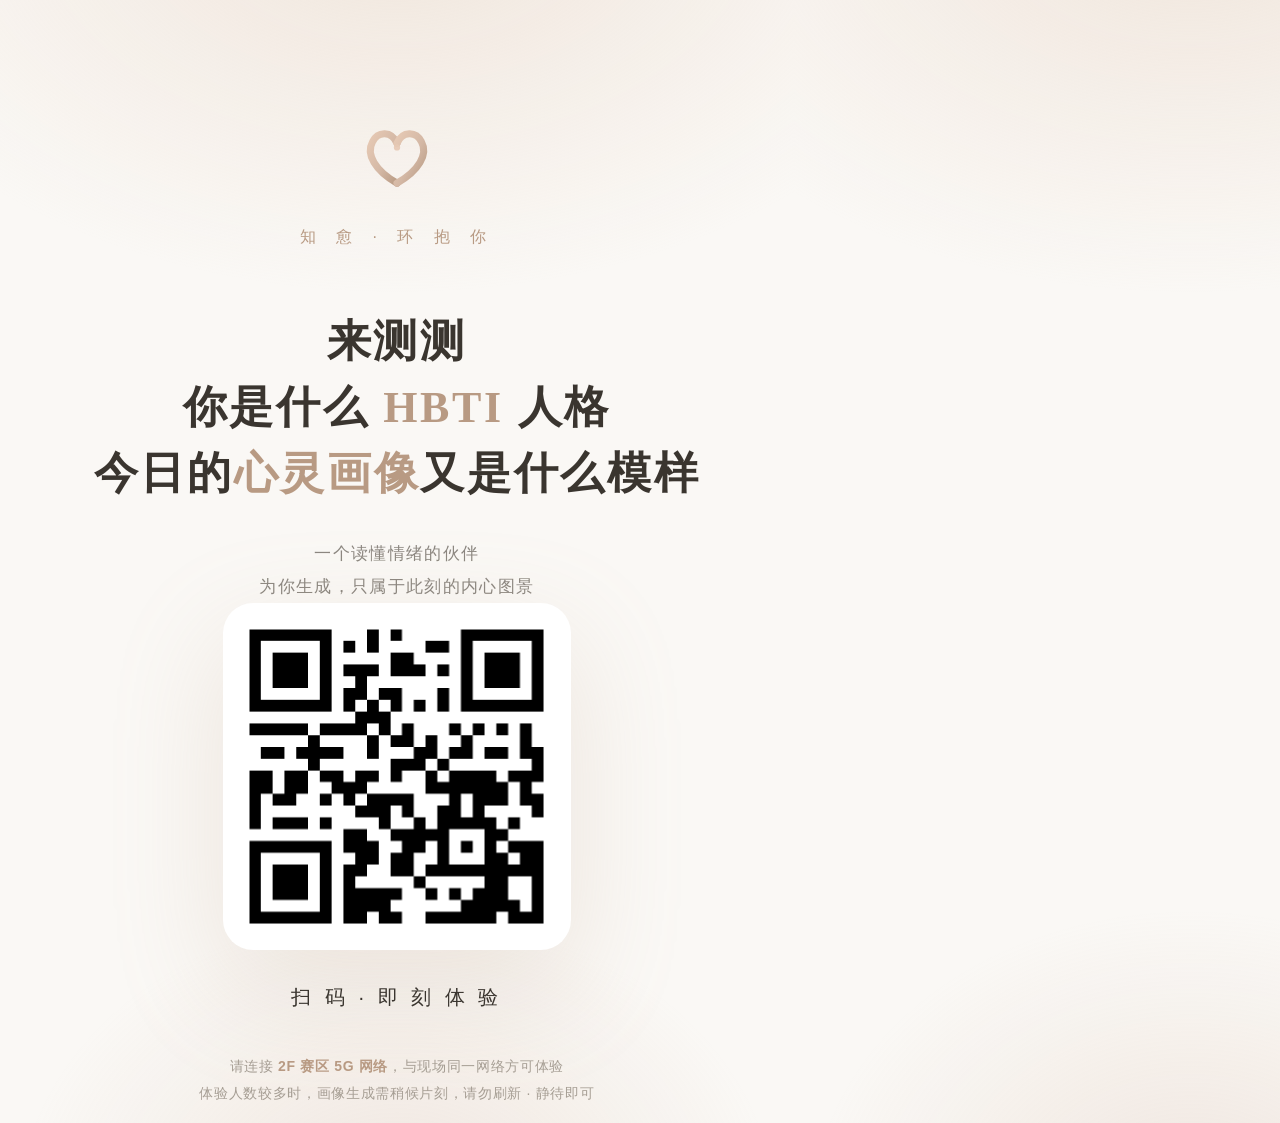
<file: tools/poster.html>
<!DOCTYPE html>
<html lang="zh-CN">
<head>
<meta charset="utf-8">
<style>
  @page { size: A4 portrait; margin: 0; }
  * { margin: 0; padding: 0; box-sizing: border-box; -webkit-print-color-adjust: exact; print-color-adjust: exact; }
  html, body { width: 210mm; height: 297mm; }
  body {
    font-family: -apple-system, "PingFang SC", "Microsoft YaHei", sans-serif;
    color: #3A352F;
    background:
      radial-gradient(120% 55% at 50% -8%, rgba(232,214,199,.55), transparent 62%),
      radial-gradient(80% 45% at 50% 108%, rgba(212,184,165,.28), transparent 60%),
      #FAF8F5;
    display: flex; flex-direction: column; align-items: center;
    padding: 30mm 22mm;
    text-align: center;
  }
  .logo { width: 26mm; height: auto; }
  .brand { font-size: 12pt; letter-spacing: 6pt; color: #B89A83; margin-top: 7mm; font-weight: 500; }

  h1 {
    font-family: "Songti SC","STSong","Noto Serif SC",serif;
    font-size: 33pt; font-weight: 600; color: #3A352F; line-height: 1.5;
    margin-top: 16mm; letter-spacing: 2pt;
  }
  h1 .em { color: #B89A83; }
  .sub {
    font-size: 13pt; color: #8C8780; margin-top: 8mm; line-height: 1.9;
    letter-spacing: 1pt; font-weight: 400;
  }

  /* 二维码 —— 主角，放大 */
  .qr {
    margin-top: auto; margin-bottom: auto;
    width: 92mm; height: 92mm; padding: 7mm;
    background: #fff; border-radius: 8mm;
    box-shadow: 0 10mm 30mm rgba(184,154,131,.20);
  }
  .qr img { width: 100%; height: 100%; display: block; }
  .scan { font-size: 15pt; color: #3A352F; letter-spacing: 3pt; margin-top: 9mm; font-weight: 500; }

  .tip {
    font-size: 10.5pt; color: #A69E94; margin-top: 11mm; line-height: 1.9;
    letter-spacing: .5pt; max-width: 150mm;
  }
  .tip b { color: #B89A83; font-weight: 600; }
</style>
</head>
<body>
  <img class="logo" src="[data-uri]" alt="环抱你">
  <div class="brand">知 愈 · 环 抱 你</div>

  <h1>来测测<br>你是什么 <span class="em">HBTI</span> 人格<br>今日的<span class="em">心灵画像</span>又是什么模样</h1>

  <div class="sub">一个读懂情绪的伙伴<br>为你生成，只属于此刻的内心图景</div>

  <div class="qr">
    <img src="[data-uri]" alt="扫码体验">
  </div>
  <div class="scan">扫 码 · 即 刻 体 验</div>

  <div class="tip">
    请连接 <b>2F 赛区 5G 网络</b>，与现场同一网络方可体验<br>
    体验人数较多时，画像生成需稍候片刻，请勿刷新 · 静待即可
  </div>
</body>
</html>
</file>
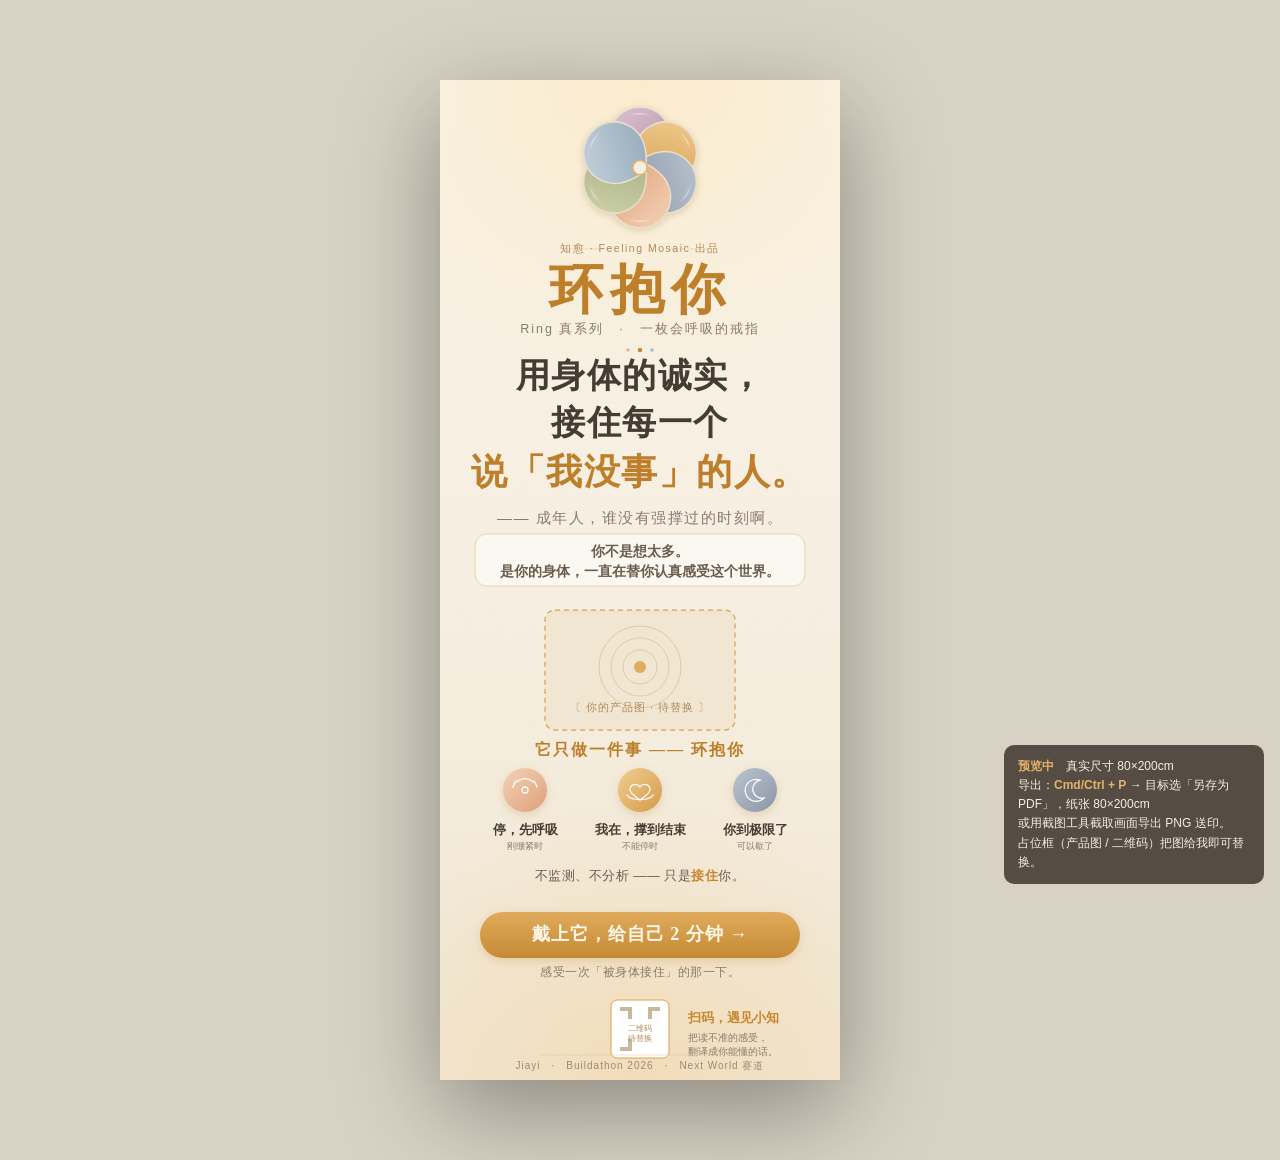
<file: assets/print/知愈易拉宝_80x200.html>
<!DOCTYPE html>
<html lang="zh-CN">
<head>
<meta charset="UTF-8">
<meta name="viewport" content="width=device-width, initial-scale=1.0">
<title>知愈·Ring 易拉宝 80×200cm</title>
<style>
  /* ============================================================
     知愈·Ring「环抱你」Demo Day 易拉宝
     成品尺寸：80cm × 200cm（竖版）· 出血按送印时可外扩
     导出：浏览器打开 → 打印(Cmd/Ctrl+P) → 目标"另存为PDF"
            纸张选"自定义"或直接截图 SVG 区域导出高清 PNG
     ============================================================ */

  :root{
    /* —— 品牌色板（取自六瓣花玻璃质感） —— */
    --paper:      #F6EFE1;   /* 米白主底 */
    --paper-deep: #EFE4D0;   /* 略深留白层 */
    --gold:       #C8862E;   /* 暖金主色（logo字色） */
    --gold-soft:  #D9A24E;   /* 柔金 */
    --ink:        #4A4038;   /* 暖褐墨（正文） */
    --ink-soft:   #8A7B6B;   /* 次级文字 */
    /* 六瓣花瓣色 */
    --p-peach:  #E9B48F;
    --p-blue:   #A9BBC9;
    --p-lilac:  #C9A9BE;
    --p-amber:  #E4B26A;
    --p-green:  #B8BE94;
    --p-slate:  #9FA9B8;
  }

  *{ box-sizing:border-box; margin:0; padding:0; }

  html,body{
    background:#d8d2c4;
    font-family:"PingFang SC","Hiragino Sans GB","Microsoft YaHei",sans-serif;
    -webkit-font-smoothing:antialiased;
    display:flex;
    justify-content:center;
    padding:40px 0;
  }

  /* 治愈系宋体：用于主标题与 slogan，比黑体柔和高级 */
  .serif{
    font-family:"Songti SC","STSong","SimSun","Source Han Serif SC","Noto Serif CJK SC",serif;
  }

  /* 屏幕预览用固定像素；真实尺寸由 SVG 的 viewBox(800×2000 = 1:2.5) 保证 */
  .stage{
    width:400px;                 /* 屏幕预览宽度，可缩放 */
    box-shadow:0 30px 90px rgba(0,0,0,.35);
    background:var(--paper);
  }
  svg{ display:block; width:100%; height:auto; }

  /* 打印：铺满整页，去掉阴影和外边距 */
  @media print{
    @page{ size:80cm 200cm; margin:0; }
    html,body{ background:#fff; padding:0; }
    .stage{ width:80cm; box-shadow:none; }
    .hint{ display:none; }
  }
  .hint{
    position:fixed; right:16px; bottom:16px; max-width:260px;
    background:rgba(74,64,56,.92); color:#F6EFE1;
    font-size:12px; line-height:1.6; padding:12px 14px; border-radius:10px;
    font-family:"PingFang SC",sans-serif;
  }
  .hint b{ color:#E4B26A; }
</style>
</head>
<body>

<div class="stage">
<!-- viewBox 800×2000 = 80cm×200cm 等比（1cm=10单位） -->
<svg viewBox="0 0 800 2000" xmlns="http://www.w3.org/2000/svg" xmlns:xlink="http://www.w3.org/1999/xlink">
  <defs>
    <!-- 主背景：米白纵向柔和渐变 -->
    <linearGradient id="bg" x1="0" y1="0" x2="0" y2="1">
      <stop offset="0"   stop-color="#F8F2E6"/>
      <stop offset="0.5" stop-color="#F6EFE1"/>
      <stop offset="1"   stop-color="#F0E6D4"/>
    </linearGradient>

    <!-- 顶部与底部的暖金光晕 -->
    <radialGradient id="glowTop" cx="0.5" cy="0.0" r="0.9">
      <stop offset="0" stop-color="#FBEBCB" stop-opacity="0.9"/>
      <stop offset="1" stop-color="#FBEBCB" stop-opacity="0"/>
    </radialGradient>
    <radialGradient id="glowBot" cx="0.5" cy="1.0" r="0.8">
      <stop offset="0" stop-color="#F3D9AE" stop-opacity="0.7"/>
      <stop offset="1" stop-color="#F3D9AE" stop-opacity="0"/>
    </radialGradient>

    <!-- 花瓣玻璃渐变（六色，带高光感） -->
    <linearGradient id="gPeach" x1="0" y1="0" x2="1" y2="1">
      <stop offset="0" stop-color="#F3D2B7"/><stop offset="1" stop-color="#DFA07A"/>
    </linearGradient>
    <linearGradient id="gBlue" x1="0" y1="0" x2="1" y2="1">
      <stop offset="0" stop-color="#C6D3DD"/><stop offset="1" stop-color="#93A7B6"/>
    </linearGradient>
    <linearGradient id="gLilac" x1="0" y1="0" x2="1" y2="1">
      <stop offset="0" stop-color="#DCC2D2"/><stop offset="1" stop-color="#B692A8"/>
    </linearGradient>
    <linearGradient id="gAmber" x1="0" y1="0" x2="1" y2="1">
      <stop offset="0" stop-color="#F0CD93"/><stop offset="1" stop-color="#D69B49"/>
    </linearGradient>
    <linearGradient id="gGreen" x1="0" y1="0" x2="1" y2="1">
      <stop offset="0" stop-color="#CFD4AC"/><stop offset="1" stop-color="#A3AA7C"/>
    </linearGradient>
    <linearGradient id="gSlate" x1="0" y1="0" x2="1" y2="1">
      <stop offset="0" stop-color="#BBC4D0"/><stop offset="1" stop-color="#8B96A6"/>
    </linearGradient>

    <!-- 花瓣高光 -->
    <linearGradient id="petalShine" x1="0" y1="0" x2="0" y2="1">
      <stop offset="0" stop-color="#ffffff" stop-opacity="0.55"/>
      <stop offset="0.4" stop-color="#ffffff" stop-opacity="0.05"/>
      <stop offset="1" stop-color="#ffffff" stop-opacity="0"/>
    </linearGradient>

    <!-- CTA 暖金按钮渐变 -->
    <linearGradient id="cta" x1="0" y1="0" x2="0" y2="1">
      <stop offset="0" stop-color="#E0AB5C"/>
      <stop offset="1" stop-color="#C58A34"/>
    </linearGradient>

    <!-- 柔和投影 -->
    <filter id="softShadow" x="-30%" y="-30%" width="160%" height="160%">
      <feDropShadow dx="0" dy="6" stdDeviation="10" flood-color="#B98C4E" flood-opacity="0.28"/>
    </filter>
    <filter id="petalShadow" x="-30%" y="-30%" width="160%" height="160%">
      <feDropShadow dx="0" dy="4" stdDeviation="7" flood-color="#9c7b52" flood-opacity="0.30"/>
    </filter>
  </defs>

  <!-- ========== 背景 ========== -->
  <rect x="0" y="0" width="800" height="2000" fill="url(#bg)"/>
  <rect x="0" y="0" width="800" height="700" fill="url(#glowTop)"/>
  <rect x="0" y="1300" width="800" height="700" fill="url(#glowBot)"/>

  <!-- 极淡的呼吸波纹（贯穿全幅的氛围底纹） -->
  <g stroke="#C8862E" stroke-opacity="0.06" fill="none" stroke-width="1.2">
    <circle cx="400" cy="1000" r="360"/>
    <circle cx="400" cy="1000" r="300"/>
    <circle cx="400" cy="1000" r="240"/>
  </g>

  <!-- ============================================================
       ① 顶部品牌区
       ============================================================ -->
  <!-- 六瓣花 logo（矢量重绘，玻璃质感） -->
  <g transform="translate(400,175) scale(1.02)" filter="url(#petalShadow)">
    <!-- 6 片花瓣，围绕中心旋转，每片一个"水滴/拼图"形 -->
    <g id="flower">
      <!-- 单片花瓣路径：一个圆润的桃形，尖端朝中心 -->
      <g transform="rotate(0)">
        <path d="M0,-118 C34,-118 60,-92 60,-58 C60,-30 44,-14 30,-4 C20,3 12,10 0,10 C-12,10 -20,3 -30,-4 C-44,-14 -60,-30 -60,-58 C-60,-92 -34,-118 0,-118 Z"
              fill="url(#gLilac)" stroke="#E8DFCB" stroke-width="3"/>
        <path d="M-30,-98 C-14,-110 14,-110 30,-98 C10,-96 -10,-96 -30,-98 Z" fill="url(#petalShine)"/>
      </g>
      <g transform="rotate(60)">
        <path d="M0,-118 C34,-118 60,-92 60,-58 C60,-30 44,-14 30,-4 C20,3 12,10 0,10 C-12,10 -20,3 -30,-4 C-44,-14 -60,-30 -60,-58 C-60,-92 -34,-118 0,-118 Z"
              fill="url(#gAmber)" stroke="#E8DFCB" stroke-width="3"/>
        <path d="M-30,-98 C-14,-110 14,-110 30,-98 C10,-96 -10,-96 -30,-98 Z" fill="url(#petalShine)"/>
      </g>
      <g transform="rotate(120)">
        <path d="M0,-118 C34,-118 60,-92 60,-58 C60,-30 44,-14 30,-4 C20,3 12,10 0,10 C-12,10 -20,3 -30,-4 C-44,-14 -60,-30 -60,-58 C-60,-92 -34,-118 0,-118 Z"
              fill="url(#gSlate)" stroke="#E8DFCB" stroke-width="3"/>
        <path d="M-30,-98 C-14,-110 14,-110 30,-98 C10,-96 -10,-96 -30,-98 Z" fill="url(#petalShine)"/>
      </g>
      <g transform="rotate(180)">
        <path d="M0,-118 C34,-118 60,-92 60,-58 C60,-30 44,-14 30,-4 C20,3 12,10 0,10 C-12,10 -20,3 -30,-4 C-44,-14 -60,-30 -60,-58 C-60,-92 -34,-118 0,-118 Z"
              fill="url(#gPeach)" stroke="#E8DFCB" stroke-width="3"/>
        <path d="M-30,-98 C-14,-110 14,-110 30,-98 C10,-96 -10,-96 -30,-98 Z" fill="url(#petalShine)"/>
      </g>
      <g transform="rotate(240)">
        <path d="M0,-118 C34,-118 60,-92 60,-58 C60,-30 44,-14 30,-4 C20,3 12,10 0,10 C-12,10 -20,3 -30,-4 C-44,-14 -60,-30 -60,-58 C-60,-92 -34,-118 0,-118 Z"
              fill="url(#gGreen)" stroke="#E8DFCB" stroke-width="3"/>
        <path d="M-30,-98 C-14,-110 14,-110 30,-98 C10,-96 -10,-96 -30,-98 Z" fill="url(#petalShine)"/>
      </g>
      <g transform="rotate(300)">
        <path d="M0,-118 C34,-118 60,-92 60,-58 C60,-30 44,-14 30,-4 C20,3 12,10 0,10 C-12,10 -20,3 -30,-4 C-44,-14 -60,-30 -60,-58 C-60,-92 -34,-118 0,-118 Z"
              fill="url(#gBlue)" stroke="#E8DFCB" stroke-width="3"/>
        <path d="M-30,-98 C-14,-110 14,-110 30,-98 C10,-96 -10,-96 -30,-98 Z" fill="url(#petalShine)"/>
      </g>
      <!-- 花心小圆 -->
      <circle cx="0" cy="0" r="14" fill="#F6EFE1" stroke="#E4B26A" stroke-width="3"/>
    </g>
  </g>

  <!-- 母品牌小字署名（知愈只作背书，不抢主角） -->
  <g transform="translate(400,338)">
    <line x1="-150" y1="0" x2="-58" y2="0" stroke="#D9C7A8" stroke-width="1"/>
    <line x1="58"   y1="0" x2="150" y2="0" stroke="#D9C7A8" stroke-width="1"/>
    <text x="0" y="6" text-anchor="middle" font-size="21" font-weight="500"
          fill="#B08A5A" letter-spacing="3">知愈 · Feeling Mosaic 出品</text>
  </g>

  <!-- 产品主标题：环抱你（这次的绝对主角，宋体优雅） -->
  <text x="400" y="456" text-anchor="middle" font-size="108" font-weight="700"
        fill="#BE7F2A" letter-spacing="14" class="serif">环抱你</text>

  <!-- 产品英文/品类副题 -->
  <text x="400" y="506" text-anchor="middle" font-size="25" font-weight="400"
        fill="#8A7B6B" letter-spacing="4">Ring 真系列　·　一枚会呼吸的戒指</text>

  <!-- 分隔小花瓣点 -->
  <g transform="translate(400,540)">
    <circle cx="-24" cy="0" r="3.5" fill="#E9B48F"/>
    <circle cx="0"   cy="0" r="4.5" fill="#C8862E"/>
    <circle cx="24"  cy="0" r="3.5" fill="#A9BBC9"/>
  </g>

  <!-- ============================================================
       ② 主视觉一击 slogan
       ============================================================ -->
  <text x="400" y="614" text-anchor="middle" font-size="68" font-weight="700"
        fill="#463C33" letter-spacing="3" class="serif">用身体的诚实，</text>
  <text x="400" y="708" text-anchor="middle" font-size="68" font-weight="700"
        fill="#463C33" letter-spacing="3" class="serif">接住每一个</text>

  <!-- "说'我没事'的人" —— 暖金强调整行 -->
  <text x="400" y="808" text-anchor="middle" font-size="72" font-weight="700"
        fill="#BE7F2A" letter-spacing="3" class="serif">说「我没事」的人。</text>

  <!-- 副题 -->
  <text x="400" y="886" text-anchor="middle" font-size="30" font-weight="400"
        fill="#8A7B6B" letter-spacing="3">—— 成年人，谁没有强撑过的时刻啊。</text>

  <!-- ============================================================
       ③ 产品价值区
       ============================================================ -->
  <!-- 定位金句：卡片 -->
  <g transform="translate(400,960)">
    <rect x="-330" y="-52" width="660" height="104" rx="24"
          fill="#FFFFFF" fill-opacity="0.55" stroke="#E4C79A" stroke-width="1.5"/>
    <text x="0" y="-8" text-anchor="middle" font-size="28" font-weight="600" fill="#6B5D4E">
      你不是想太多。
    </text>
    <text x="0" y="32" text-anchor="middle" font-size="28" font-weight="600" fill="#6B5D4E">
      是你的身体，一直在替你认真感受这个世界。
    </text>
  </g>

  <!-- 产品图占位框（可替换：你的外壳产品图） -->
  <g transform="translate(400,1180)">
    <rect x="-190" y="-120" width="380" height="240" rx="20"
          fill="#F1E6D2" stroke="#D9A24E" stroke-width="2.5" stroke-dasharray="10 8"/>
    <!-- 内部呼吸波纹意象 -->
    <g stroke="#C8862E" stroke-opacity="0.30" fill="none" stroke-width="2">
      <circle cx="0" cy="-6" r="34"/>
      <circle cx="0" cy="-6" r="58"/>
      <circle cx="0" cy="-6" r="82"/>
    </g>
    <circle cx="0" cy="-6" r="12" fill="#D9A24E" fill-opacity="0.85"/>
    <text x="0" y="82" text-anchor="middle" font-size="22" fill="#B08A5A" letter-spacing="2">
      〔 你的产品图 · 待替换 〕
    </text>
  </g>

  <!-- 三档"环抱" -->
  <g transform="translate(400,1420)">
    <text x="0" y="-70" text-anchor="middle" font-size="32" font-weight="700" fill="#BE7F2A" letter-spacing="4" class="serif">
      它只做一件事 —— 环抱你
    </text>

    <!-- 三个圆点档位（统一白色线描矢量图标） -->
    <g transform="translate(-230,0)">
      <circle cx="0" cy="0" r="44" fill="url(#gPeach)" filter="url(#softShadow)"/>
      <!-- 图标：呼吸波纹（同心弧） -->
      <g fill="none" stroke="#FFFFFF" stroke-width="2.6" stroke-linecap="round" stroke-opacity="0.95">
        <circle cx="0" cy="0" r="6"/>
        <path d="M-16,-16 A22,22 0 0,1 16,-16"/>
        <path d="M-24,-6 A30,30 0 0,1 -18,-18"/>
        <path d="M24,-6 A30,30 0 0,0 18,-18"/>
      </g>
      <text x="0" y="88" text-anchor="middle" font-size="25" font-weight="600" fill="#463C33" class="serif">停，先呼吸</text>
      <text x="0" y="118" text-anchor="middle" font-size="18" fill="#8A7B6B">刚绷紧时</text>
    </g>
    <g transform="translate(0,0)">
      <circle cx="0" cy="0" r="44" fill="url(#gAmber)" filter="url(#softShadow)"/>
      <!-- 图标：手托心（陪伴/接住） -->
      <g fill="none" stroke="#FFFFFF" stroke-width="2.6" stroke-linecap="round" stroke-linejoin="round" stroke-opacity="0.95">
        <path d="M0,-6 C-6,-15 -20,-11 -20,-1 C-20,7 -8,14 0,20 C8,14 20,7 20,-1 C20,-11 6,-15 0,-6 Z"/>
        <path d="M-26,10 C-20,22 20,22 26,10"/>
      </g>
      <text x="0" y="88" text-anchor="middle" font-size="25" font-weight="600" fill="#463C33" class="serif">我在，撑到结束</text>
      <text x="0" y="118" text-anchor="middle" font-size="18" fill="#8A7B6B">不能停时</text>
    </g>
    <g transform="translate(230,0)">
      <circle cx="0" cy="0" r="44" fill="url(#gSlate)" filter="url(#softShadow)"/>
      <!-- 图标：弯月（歇息） -->
      <g fill="none" stroke="#FFFFFF" stroke-width="2.6" stroke-linecap="round" stroke-opacity="0.95">
        <path d="M10,-20 A22,22 0 1,0 18,16 A17,17 0 1,1 10,-20 Z"/>
      </g>
      <text x="0" y="88" text-anchor="middle" font-size="25" font-weight="600" fill="#463C33" class="serif">你到极限了</text>
      <text x="0" y="118" text-anchor="middle" font-size="18" fill="#8A7B6B">可以歇了</text>
    </g>
  </g>

  <!-- 差异化一行 -->
  <text x="400" y="1600" text-anchor="middle" font-size="26" font-weight="500" fill="#6B5D4E" letter-spacing="1">
    不监测、不分析 —— 只是<tspan fill="#C8862E" font-weight="700">接住</tspan>你。
  </text>

  <!-- ============================================================
       ④ 行动召唤区
       ============================================================ -->
  <!-- 主 CTA 按钮 -->
  <g transform="translate(400,1710)">
    <rect x="-320" y="-46" width="640" height="92" rx="46" fill="url(#cta)" filter="url(#softShadow)"/>
    <text x="0" y="10" text-anchor="middle" font-size="36" font-weight="700" fill="#FFF8EC" letter-spacing="2" class="serif">
      戴上它，给自己 2 分钟 →
    </text>
  </g>
  <text x="400" y="1792" text-anchor="middle" font-size="24" fill="#8A7B6B" letter-spacing="1">
    感受一次「被身体接住」的那一下。
  </text>

  <!-- 副 CTA：二维码占位 -->
  <g transform="translate(400,1880)">
    <!-- 二维码占位框 -->
    <rect x="-58" y="-40" width="116" height="116" rx="12" fill="#FFFFFF" stroke="#D9A24E" stroke-width="2"/>
    <g stroke="#C8B79A" stroke-width="8" fill="none">
      <path d="M-40,-22 h20 v20"/>
      <path d="M40,-22 h-20 v20"/>
      <path d="M-40,58 h20 v-20"/>
    </g>
    <text x="0" y="22" text-anchor="middle" font-size="15" fill="#B08A5A">二维码</text>
    <text x="0" y="42" text-anchor="middle" font-size="15" fill="#B08A5A">待替换</text>
    <!-- 说明 -->
    <text x="95" y="4"  text-anchor="start" font-size="26" font-weight="700" fill="#C8862E">扫码，遇见小知</text>
    <text x="95" y="42" text-anchor="start" font-size="20" fill="#8A7B6B">把读不准的感受，</text>
    <text x="95" y="70" text-anchor="start" font-size="20" fill="#8A7B6B">翻译成你能懂的话。</text>
  </g>

  <!-- ============================================================
       ⑤ 页脚署名
       ============================================================ -->
  <line x1="200" y1="1950" x2="600" y2="1950" stroke="#D9C7A8" stroke-width="1"/>
  <text x="400" y="1978" text-anchor="middle" font-size="20" fill="#9A8A72" letter-spacing="2">
    Jiayi　·　Buildathon 2026　·　Next World 赛道
  </text>

</svg>
</div>

<div class="hint">
  <b>预览中</b>　真实尺寸 80×200cm<br>
  导出：<b>Cmd/Ctrl + P</b> → 目标选「另存为 PDF」，纸张 80×200cm<br>
  或用截图工具截取画面导出 PNG 送印。<br>
  占位框（产品图 / 二维码）把图给我即可替换。
</div>

</body>
</html>
</file>
<file: webapp/lib/tokens.css>
/* tokens.css — 全站设计变量（见 docs/接口契约.md §5）。所有页面只用这些变量，不要写死颜色。 */
:root{
  /* 品牌（搬自知愈） */
  --bg:#FAF8F5;
  --surface:#FFFFFF;
  --accent:#D4B8A5;
  --accent-deep:#B89A83;
  --accent-soft:#E8D6C7;   /* 柔和暖色，用于光晕/浮层底 */
  --ink:#3A352F;
  --sub:#8C8780;
  --line:#ECE8E3;

  /* 压力三色（莫兰迪） */
  --calm:#A8C0B0;   /* 低压 */
  --mid:#E8D4A8;    /* 中压 */
  --high:#D8A08C;   /* 高压 */

  /* 结构 */
  --radius:20px;
  --radius-sm:12px;
  --radius-lg:28px;
  --gap:16px;
  --shadow:0 8px 24px rgba(58,53,47,.06);
  --shadow-soft:0 4px 16px rgba(58,53,47,.05);
  --shadow-lift:0 10px 30px rgba(184,154,131,.22);   /* 环抱主按钮柔光 */

  /* 字体：标题宋体（文雅），正文黑体（清晰） */
  --font-serif:"Songti SC","STSong","Noto Serif SC",Georgia,"Times New Roman",serif;
  --font-sans:-apple-system,BlinkMacSystemFont,"PingFang SC","Microsoft YaHei",sans-serif;
  --font:var(--font-sans);   /* 兼容旧引用 */

  /* 缓动 */
  --ease-calm:cubic-bezier(.4,0,.2,1);
}

*{box-sizing:border-box;}
html,body{margin:0;padding:0;}
body{
  /* 极柔暖白光晕背景，让页面能"呼吸" */
  background:
    radial-gradient(120% 60% at 50% -10%, rgba(232,214,199,.45), transparent 60%),
    radial-gradient(90% 50% at 100% 100%, rgba(168,192,176,.10), transparent 55%),
    var(--bg);
  background-attachment:fixed;
  color:var(--ink);
  font-family:var(--font-sans);
  -webkit-font-smoothing:antialiased;
  line-height:1.6;
}

/* 标题统一走宋体调性 */
h1,h2,h3,.serif{
  font-family:var(--font-serif);
  font-weight:600;
  letter-spacing:.02em;
}

/* 缓慢呼吸动效（4-7-8 节律的视觉化，环抱主页核心圆用） */
@keyframes breathe{
  0%,100%{transform:scale(1);}
  50%{transform:scale(1.06);}
}
@keyframes haloPulse{
  0%,100%{opacity:.5;transform:scale(1);}
  50%{opacity:.85;transform:scale(1.12);}
}
@media (prefers-reduced-motion:reduce){
  *{animation:none!important;}
}
button{
  font-family:inherit;
  cursor:pointer;
  border:none;
  border-radius:var(--radius-sm);
  background:var(--accent);
  color:#fff;
  padding:12px 20px;
  font-size:15px;
  transition:transform .1s ease,opacity .2s ease;
}
button:active{transform:scale(.97);}
button.ghost{background:transparent;color:var(--accent-deep);border:1px solid var(--accent);}
.card{
  background:var(--surface);
  border-radius:var(--radius);
  box-shadow:var(--shadow);
  padding:20px;
}
.muted{color:var(--sub);}
.center{display:flex;align-items:center;justify-content:center;}
</file>
